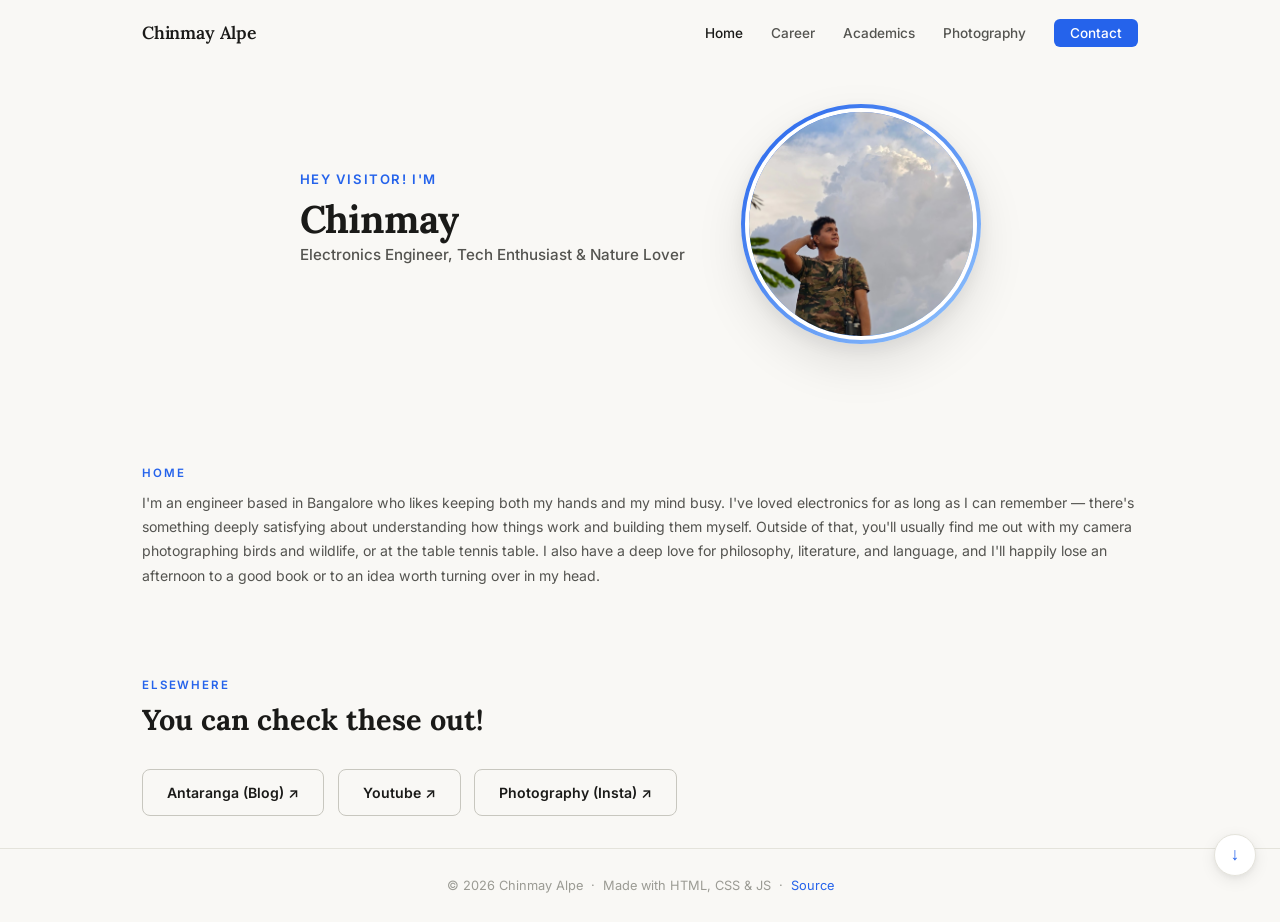
<file: index.html>
<!DOCTYPE html>
<html lang="en">
<head>
  <meta charset="UTF-8" />
  <meta name="viewport" content="width=device-width, initial-scale=1.0" />
  <meta name="description" content="Chinmay Alpe — Research Engineer, writer, photographer, and bird-watcher." />
  <title>Chinmay Alpe</title>
  <link rel="preconnect" href="https://fonts.googleapis.com" />
  <link rel="preconnect" href="https://fonts.gstatic.com" crossorigin />
  <link href="https://fonts.googleapis.com/css2?family=Lora:ital,wght@0,400;0,500;0,600;0,700;1,400;1,500&family=Inter:wght@300;400;500;600&display=swap" rel="stylesheet" />
  <link rel="stylesheet" href="styles.css" />
</head>
<body>

  <!-- NAV -->
  <nav class="nav" id="nav">
    <div class="nav-container">
      <a href="#hero" class="nav-logo">Chinmay Alpe</a>
      <ul class="nav-links" id="navLinks">
        <li><a href="#home">Home</a></li>
        <li><a href="career.html">Career</a></li>
        <li><a href="academics.html">Academics</a></li>
        <li><a href="photography.html">Photography</a></li>
        <li><a href="contact.html" class="nav-cta">Contact</a></li>
      </ul>
      <button class="nav-toggle" id="navToggle" aria-label="Toggle navigation">
        <span></span>
        <span></span>
        <span></span>
      </button>
    </div>
  </nav>

  <!-- HERO -->
  <section id="hero" class="section-hero">
    <div class="container">
      <div class="hero-inner">

        <div class="hero-text">
          <p class="hero-greeting">Hey Visitor! I'm</p>
          <h1 class="hero-name">Chinmay</h1>
          <p class="hero-tagline">Electronics Engineer, Tech Enthusiast &amp; Nature Lover</p>
        </div>

        <div class="hero-visual">
          <div class="hero-photo-ring">
            <img src="assets/profile.jpg" alt="Chinmay Alpe" class="hero-photo" />
          </div>
        </div>

      </div>
    </div>
  </section>

  <!-- HOME -->
  <section id="home" class="section section-slim">
    <div class="container">
      <div class="section-label">Home</div>
      <div class="about-text">
        <p>I'm an engineer based in Bangalore who likes keeping both my hands and my mind busy. I've loved electronics for as long as I can remember — there's something deeply satisfying about understanding how things work and building them myself. Outside of that, you'll usually find me out with my camera photographing birds and wildlife, or at the table tennis table. I also have a deep love for philosophy, literature, and language, and I'll happily lose an afternoon to a good book or to an idea worth turning over in my head.</p>
      </div>
    </div>
  </section>

  <!-- ELSEWHERE -->
  <section id="elsewhere" class="section section-slim">
    <div class="container">
      <div class="section-label">Elsewhere</div>
      <h2 class="subsection-title">You can check these out!</h2>
      <div class="external-links">
        <a href="https://chinmayantaranga.blogspot.com/" target="_blank" rel="noopener noreferrer" class="btn btn-outline">Antaranga (Blog) ↗</a>
        <a href="https://www.youtube.com/@chinmayalpe" target="_blank" rel="noopener noreferrer" class="btn btn-outline">Youtube ↗</a>
        <a href="https://www.instagram.com/chinmay.frames/" target="_blank" rel="noopener noreferrer" class="btn btn-outline">Photography (Insta) ↗</a>
      </div>
    </div>
  </section>

  <!-- FOOTER -->
  <footer class="footer">
    <div class="container">
      <p>© 2026 Chinmay Alpe &nbsp;·&nbsp; Made with HTML, CSS &amp; JS &nbsp;·&nbsp; <a href="https://github.com/chinmayalpe/chinmayalpe.github.io" target="_blank" rel="noopener noreferrer">Source</a></p>
    </div>
  </footer>

  <script src="script.js"></script>
</body>
</html>
</file>
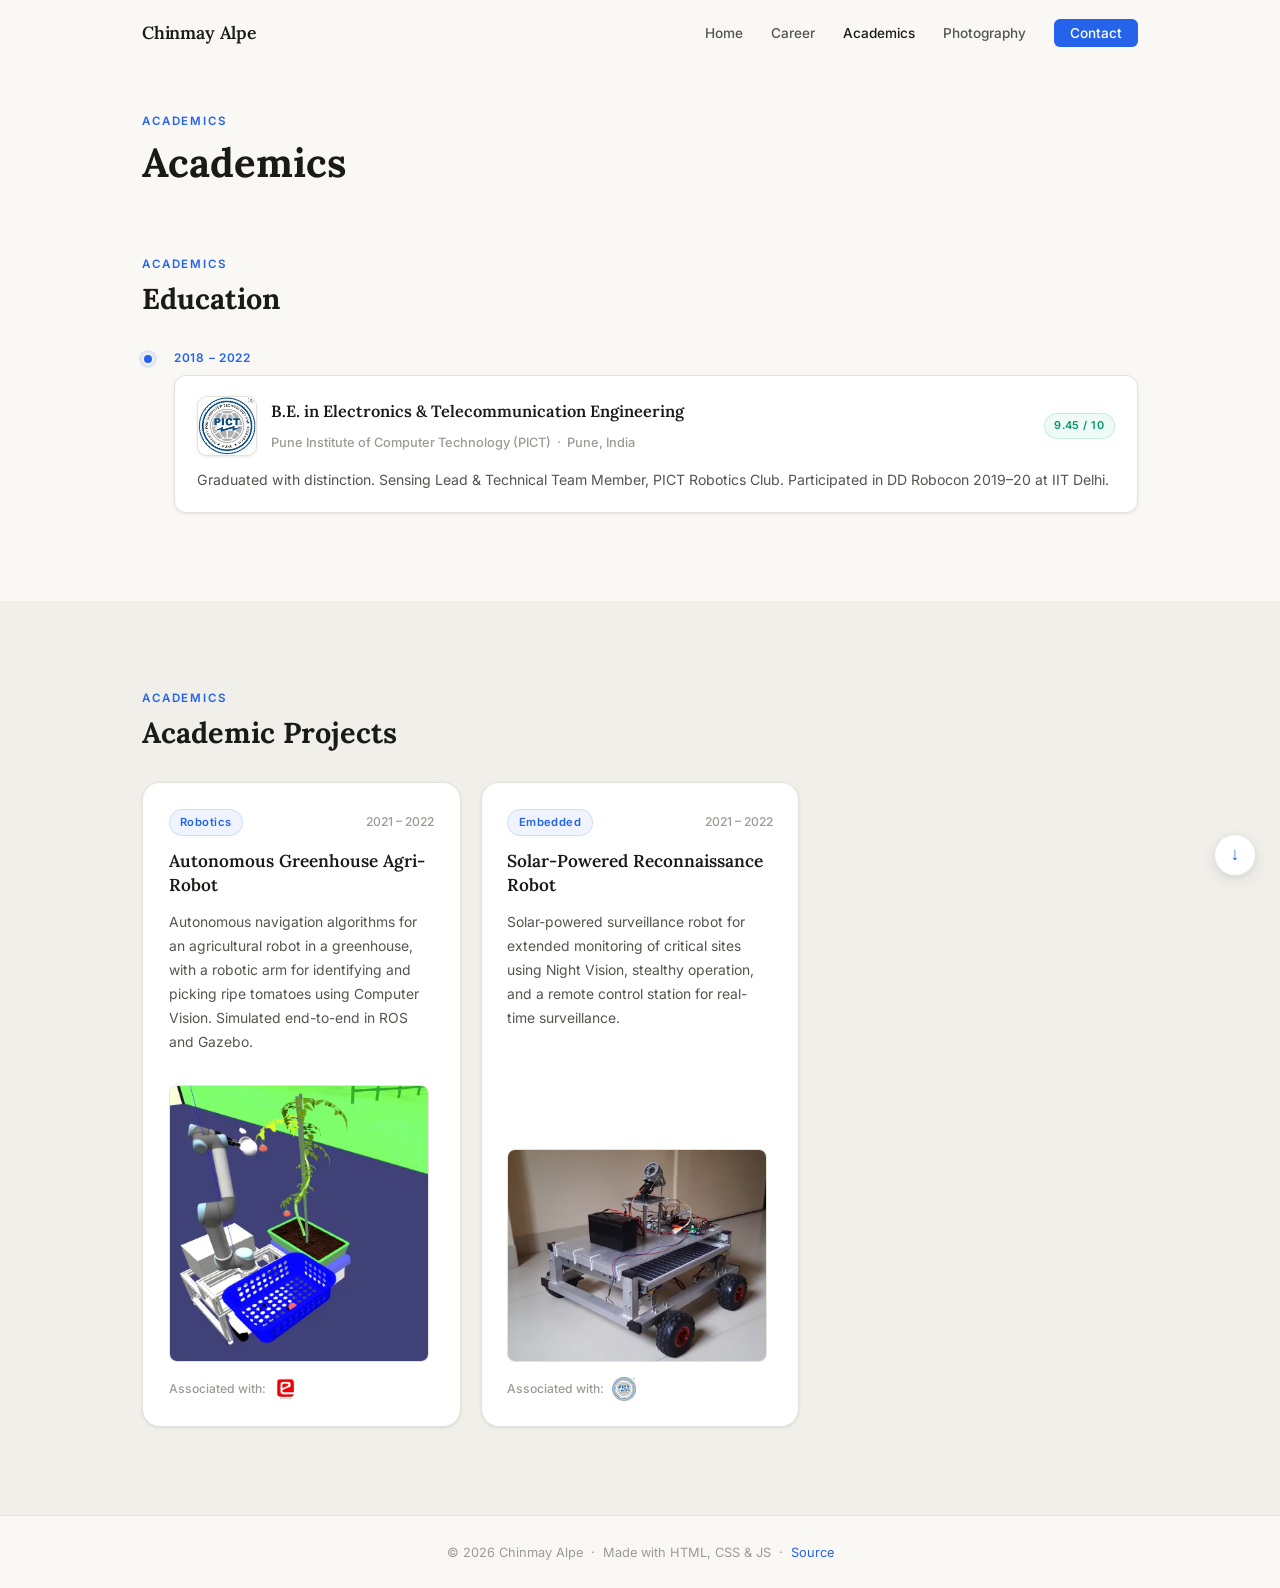
<file: academics.html>
<!DOCTYPE html>
<html lang="en">
<head>
  <meta charset="UTF-8" />
  <meta name="viewport" content="width=device-width, initial-scale=1.0" />
  <meta name="description" content="Academics — Chinmay Alpe" />
  <title>Academics — Chinmay Alpe</title>
  <link rel="preconnect" href="https://fonts.googleapis.com" />
  <link rel="preconnect" href="https://fonts.gstatic.com" crossorigin />
  <link href="https://fonts.googleapis.com/css2?family=Lora:ital,wght@0,400;0,500;0,600;0,700;1,400;1,500&family=Inter:wght@300;400;500;600&display=swap" rel="stylesheet" />
  <link rel="stylesheet" href="styles.css" />
</head>
<body>

  <!-- NAV -->
  <nav class="nav" id="nav">
    <div class="nav-container">
      <a href="index.html" class="nav-logo">Chinmay Alpe</a>
      <ul class="nav-links" id="navLinks">
        <li><a href="index.html#home">Home</a></li>
        <li><a href="career.html">Career</a></li>
        <li><a href="academics.html" class="active">Academics</a></li>
        <li><a href="photography.html">Photography</a></li>
        <li><a href="contact.html" class="nav-cta">Contact</a></li>
      </ul>
      <button class="nav-toggle" id="navToggle" aria-label="Toggle navigation">
        <span></span>
        <span></span>
        <span></span>
      </button>
    </div>
  </nav>

  <!-- PAGE HEADER -->
  <section class="page-header">
    <div class="container">
      <div class="section-label">Academics</div>
      <h1 class="section-title">Academics</h1>
    </div>
  </section>

  <!-- EDUCATION -->
  <section id="education" class="section section-first">
    <div class="container">
      <div class="section-label">Academics</div>
      <h2 class="subsection-title">Education</h2>
      <div class="timeline">

        <div class="timeline-item reveal">
          <div class="timeline-marker">
            <span class="timeline-dot"></span>
            <span class="timeline-line"></span>
          </div>
          <div class="timeline-body">
            <div class="timeline-year">2018 – 2022</div>
            <div class="timeline-card">
              <div class="exp-header">
                <img src="assets/logos/pict.jpg" alt="PICT Pune" class="exp-logo" />
                <div>
                  <h3>B.E. in Electronics &amp; Telecommunication Engineering</h3>
                  <span class="exp-org">Pune Institute of Computer Technology (PICT) &nbsp;·&nbsp; Pune, India</span>
                </div>
                <span class="exp-badge exp-badge-edu">9.45 / 10</span>
              </div>
              <p class="exp-note">Graduated with distinction. Sensing Lead &amp; Technical Team Member, PICT Robotics Club. Participated in DD Robocon 2019–20 at IIT Delhi.</p>
            </div>
          </div>
        </div>

      </div>
    </div>
  </section>

  <!-- ACADEMIC PROJECTS -->
  <section id="academic-projects" class="section section-alt">
    <div class="container">
      <div class="section-label">Academics</div>
      <h2 class="subsection-title">Academic Projects</h2>
      <div class="projects-grid">

        <div class="project-card reveal">
          <div class="project-header">
            <span class="project-badge">Robotics</span>
            <span class="project-year">2021 – 2022</span>
          </div>
          <h3 class="project-title">Autonomous Greenhouse Agri-Robot</h3>
          <p class="project-desc">Autonomous navigation algorithms for an agricultural robot in a greenhouse, with a robotic arm for identifying and picking ripe tomatoes using Computer Vision. Simulated end-to-end in ROS and Gazebo.</p>
          <div class="exp-photo">
            <img src="assets/projects/eyantra-project.png" alt="Gazebo simulation of the greenhouse agri-robot picking a tomato" loading="lazy" />
          </div>
          <div class="project-assoc">
            <span class="project-assoc-label">Associated with:</span>
            <img src="assets/logos/eyantra.jpg" alt="e-Yantra" class="project-assoc-logo" />
          </div>
        </div>

        <div class="project-card reveal">
          <div class="project-header">
            <span class="project-badge">Embedded</span>
            <span class="project-year">2021 – 2022</span>
          </div>
          <h3 class="project-title">Solar-Powered Reconnaissance Robot</h3>
          <p class="project-desc">Solar-powered surveillance robot for extended monitoring of critical sites using Night Vision, stealthy operation, and a remote control station for real-time surveillance.</p>
          <div class="exp-photo">
            <img src="assets/projects/solar-robot.png" alt="Solar-powered reconnaissance robot" loading="lazy" />
          </div>
          <div class="project-assoc">
            <span class="project-assoc-label">Associated with:</span>
            <img src="assets/logos/pict.jpg" alt="PICT Pune" class="project-assoc-logo" />
          </div>
        </div>

      </div>
    </div>
  </section>

  <!-- FOOTER -->
  <footer class="footer">
    <div class="container">
      <p>© 2026 Chinmay Alpe &nbsp;·&nbsp; Made with HTML, CSS &amp; JS &nbsp;·&nbsp; <a href="https://github.com/chinmayalpe/chinmayalpe.github.io" target="_blank" rel="noopener noreferrer">Source</a></p>
    </div>
  </footer>

  <script src="script.js"></script>
</body>
</html>
</file>
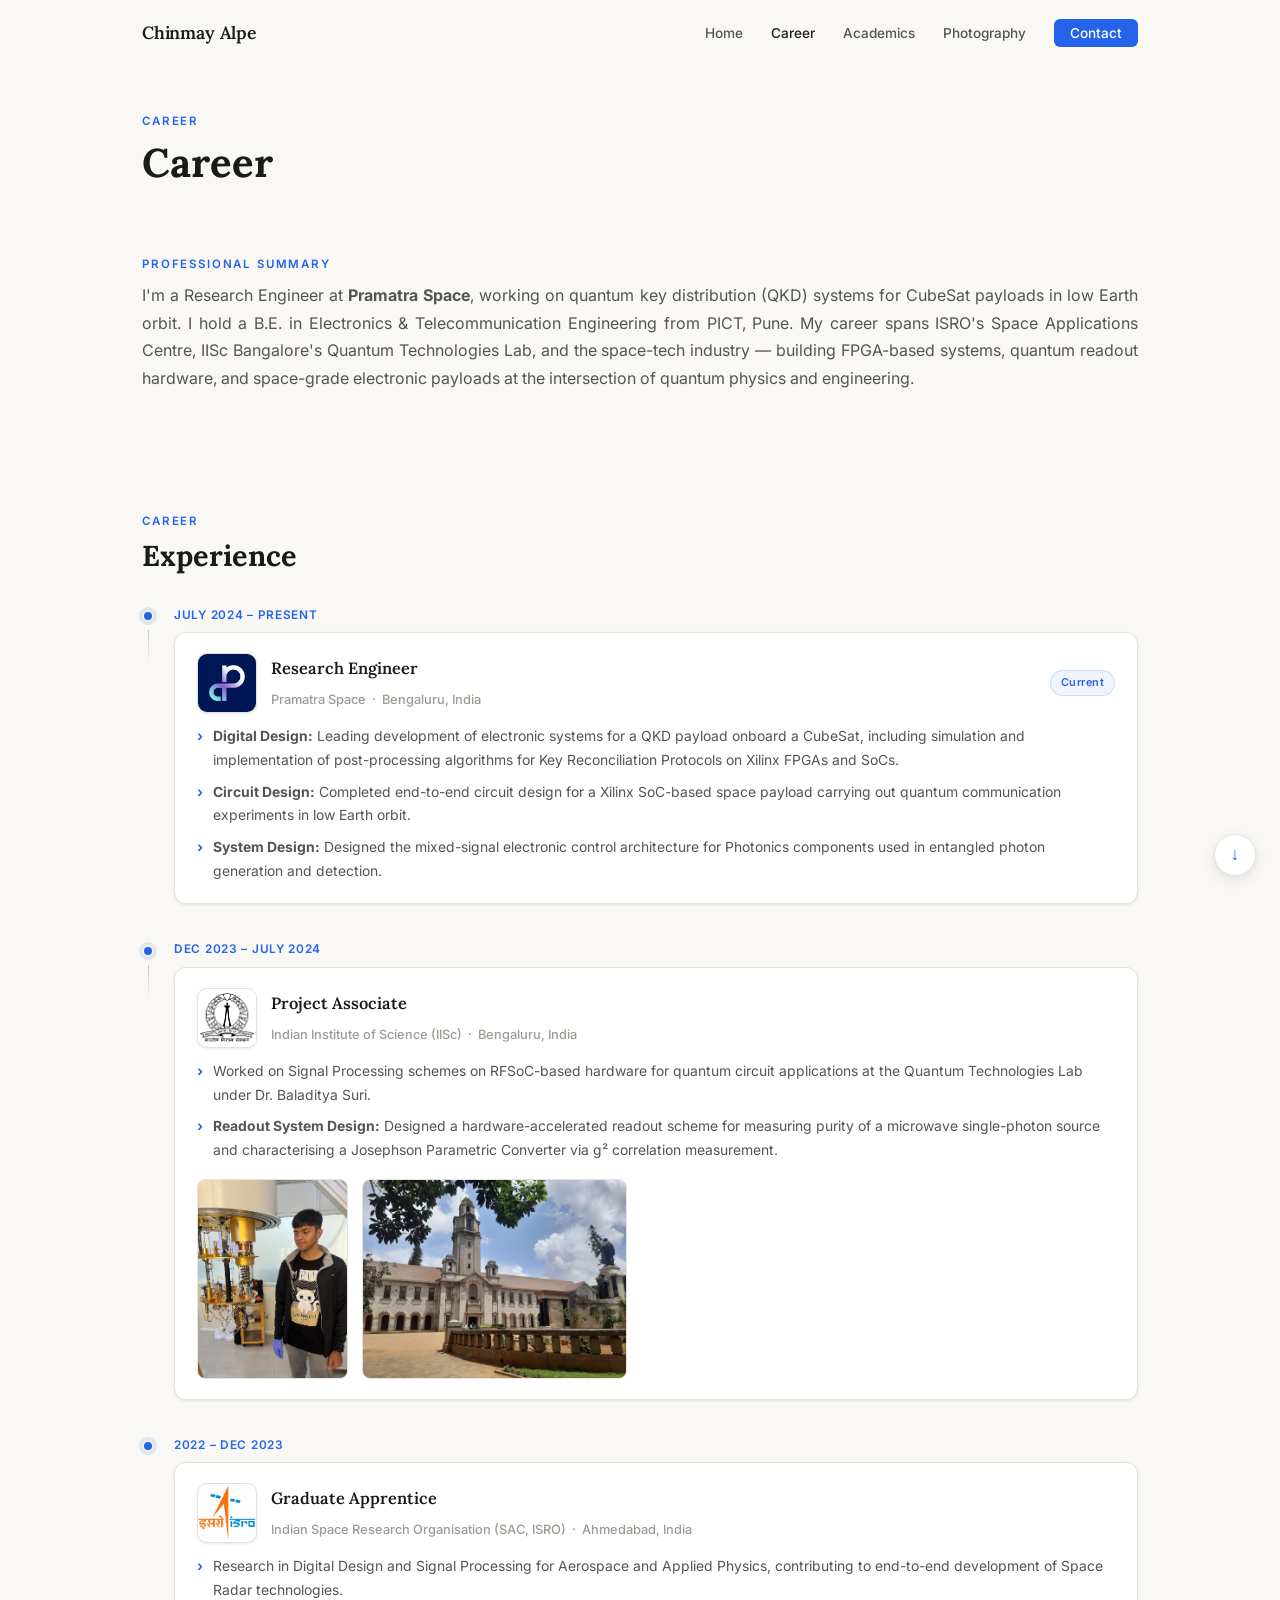
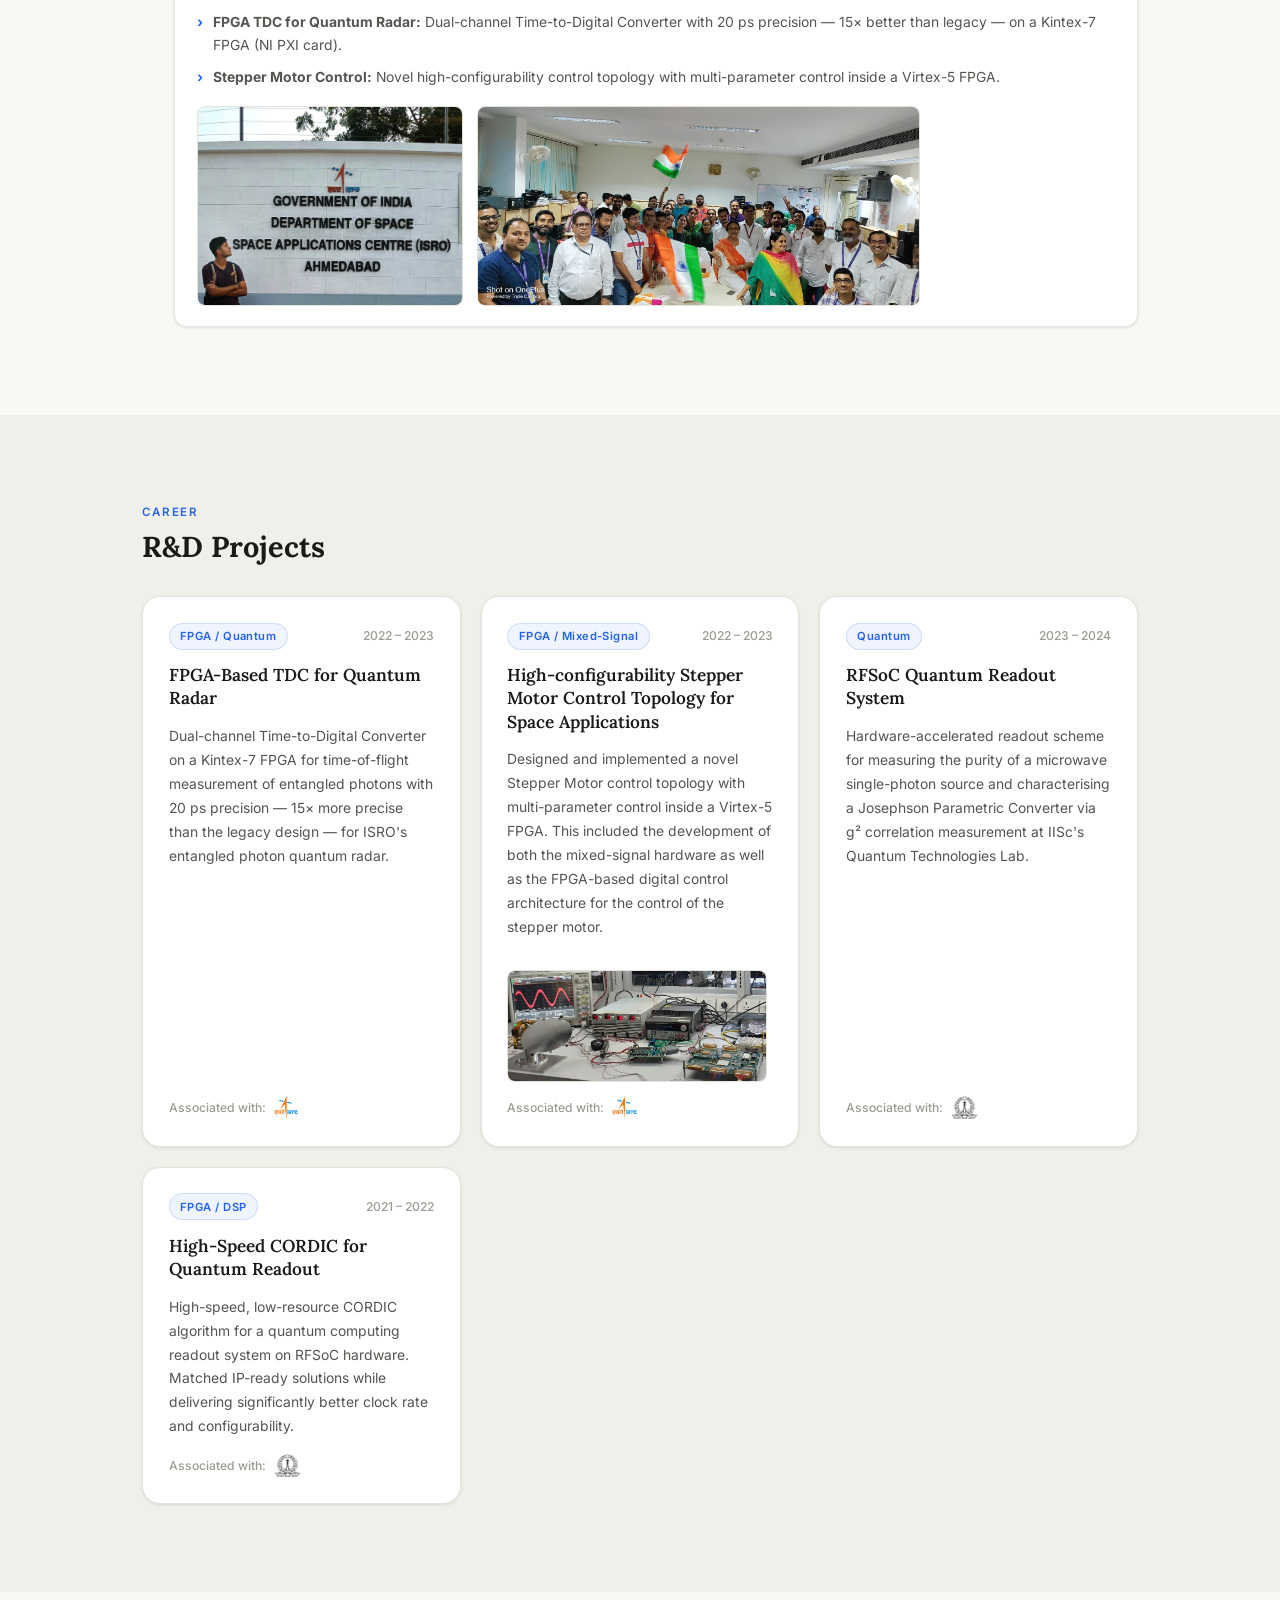
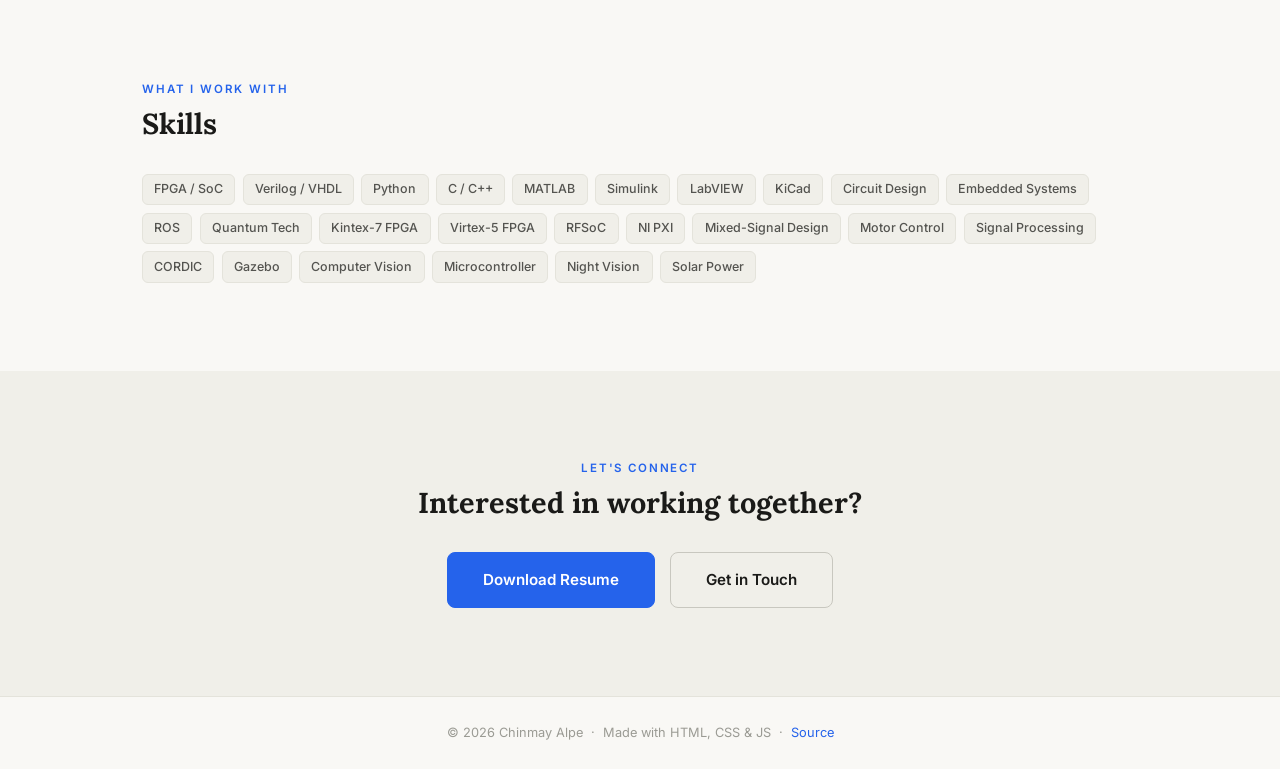
<file: career.html>
<!DOCTYPE html>
<html lang="en">
<head>
  <meta charset="UTF-8" />
  <meta name="viewport" content="width=device-width, initial-scale=1.0" />
  <meta name="description" content="Career — Chinmay Alpe" />
  <title>Career — Chinmay Alpe</title>
  <link rel="preconnect" href="https://fonts.googleapis.com" />
  <link rel="preconnect" href="https://fonts.gstatic.com" crossorigin />
  <link href="https://fonts.googleapis.com/css2?family=Lora:ital,wght@0,400;0,500;0,600;0,700;1,400;1,500&family=Inter:wght@300;400;500;600&display=swap" rel="stylesheet" />
  <link rel="stylesheet" href="styles.css" />
</head>
<body>

  <!-- NAV -->
  <nav class="nav" id="nav">
    <div class="nav-container">
      <a href="index.html" class="nav-logo">Chinmay Alpe</a>
      <ul class="nav-links" id="navLinks">
        <li><a href="index.html#home">Home</a></li>
        <li><a href="career.html" class="active">Career</a></li>
        <li><a href="academics.html">Academics</a></li>
        <li><a href="photography.html">Photography</a></li>
        <li><a href="contact.html" class="nav-cta">Contact</a></li>
      </ul>
      <button class="nav-toggle" id="navToggle" aria-label="Toggle navigation">
        <span></span>
        <span></span>
        <span></span>
      </button>
    </div>
  </nav>

  <!-- PAGE HEADER -->
  <section class="page-header">
    <div class="container">
      <div class="section-label">Career</div>
      <h1 class="section-title">Career</h1>
    </div>
  </section>

  <!-- PROFESSIONAL SUMMARY -->
  <section id="summary" class="section section-first section-slim">
    <div class="container">
      <div class="section-label">Professional Summary</div>
      <div class="about-text">
        <p>I'm a Research Engineer at <strong>Pramatra Space</strong>, working on quantum key distribution (QKD) systems for CubeSat payloads in low Earth orbit. I hold a B.E. in Electronics &amp; Telecommunication Engineering from PICT, Pune.
        My career spans ISRO's Space Applications Centre, IISc Bangalore's Quantum Technologies Lab, and the space-tech industry — building FPGA-based systems, quantum readout hardware, and space-grade electronic payloads at the intersection of quantum physics and engineering.</p>
      </div>
    </div>
  </section>

  <!-- EXPERIENCE -->
  <section id="experience" class="section">
    <div class="container">
      <div class="section-label">Career</div>
      <h2 class="subsection-title">Experience</h2>
      <div class="timeline">

        <div class="timeline-item reveal">
          <div class="timeline-marker">
            <span class="timeline-dot"></span>
            <span class="timeline-line"></span>
          </div>
          <div class="timeline-body">
            <div class="timeline-year">July 2024 – Present</div>
            <div class="timeline-card">
              <div class="exp-header">
                <img src="assets/logos/pramatra.jpg" alt="Pramatra Space" class="exp-logo" />
                <div>
                  <h3>Research Engineer</h3>
                  <span class="exp-org">Pramatra Space &nbsp;·&nbsp; Bengaluru, India</span>
                </div>
                <span class="exp-badge">Current</span>
              </div>
              <ul class="exp-list">
                <li><strong>Digital Design:</strong> Leading development of electronic systems for a QKD payload onboard a CubeSat, including simulation and implementation of post-processing algorithms for Key Reconciliation Protocols on Xilinx FPGAs and SoCs.</li>
                <li><strong>Circuit Design:</strong> Completed end-to-end circuit design for a Xilinx SoC-based space payload carrying out quantum communication experiments in low Earth orbit.</li>
                <li><strong>System Design:</strong> Designed the mixed-signal electronic control architecture for Photonics components used in entangled photon generation and detection.</li>
              </ul>
            </div>
          </div>
        </div>

        <div class="timeline-item reveal">
          <div class="timeline-marker">
            <span class="timeline-dot"></span>
            <span class="timeline-line"></span>
          </div>
          <div class="timeline-body">
            <div class="timeline-year">Dec 2023 – July 2024</div>
            <div class="timeline-card">
              <div class="exp-header">
                <img src="assets/logos/iisc.png" alt="IISc Bangalore" class="exp-logo" />
                <div>
                  <h3>Project Associate</h3>
                  <span class="exp-org">Indian Institute of Science (IISc) &nbsp;·&nbsp; Bengaluru, India</span>
                </div>
              </div>
              <ul class="exp-list">
                <li>Worked on Signal Processing schemes on RFSoC-based hardware for quantum circuit applications at the Quantum Technologies Lab under Dr. Baladitya Suri.</li>
                <li><strong>Readout System Design:</strong> Designed a hardware-accelerated readout scheme for measuring purity of a microwave single-photon source and characterising a Josephson Parametric Converter via g² correlation measurement.</li>
              </ul>
              <div class="exp-photo-group">
                <div class="exp-photo">
                  <img src="assets/experience/photo-2.jpg" alt="Chinmay at the Quantum Technologies Lab, IISc" loading="lazy" />
                </div>
                <div class="exp-photo">
                  <img src="assets/experience/iisc-main-bldg.jpg" alt="IISc Bangalore main building" loading="lazy" />
                </div>
              </div>
            </div>
          </div>
        </div>

        <div class="timeline-item reveal">
          <div class="timeline-marker">
            <span class="timeline-dot"></span>
            <span class="timeline-line"></span>
          </div>
          <div class="timeline-body">
            <div class="timeline-year">2022 – Dec 2023</div>
            <div class="timeline-card">
              <div class="exp-header">
                <img src="assets/logos/isro.png" alt="ISRO" class="exp-logo" />
                <div>
                  <h3>Graduate Apprentice</h3>
                  <span class="exp-org">Indian Space Research Organisation (SAC, ISRO) &nbsp;·&nbsp; Ahmedabad, India</span>
                </div>
              </div>
              <ul class="exp-list">
                <li>Research in Digital Design and Signal Processing for Aerospace and Applied Physics, contributing to end-to-end development of Space Radar technologies.</li>
                <li><strong>FPGA TDC for Quantum Radar:</strong> Dual-channel Time-to-Digital Converter with 20 ps precision — 15× better than legacy — on a Kintex-7 FPGA (NI PXI card).</li>
                <li><strong>Stepper Motor Control:</strong> Novel high-configurability control topology with multi-parameter control inside a Virtex-5 FPGA.</li>
              </ul>
              <div class="exp-photo-group">
                <div class="exp-photo">
                  <img src="assets/experience/photo-4.jpg" alt="Chinmay at the Space Applications Centre (ISRO), Ahmedabad" loading="lazy" />
                </div>
                <div class="exp-photo">
                  <img src="assets/experience/cy3-isro-landing.jpg" alt="Celebrating the Chandrayaan-3 Moon landing at ISRO SAC" loading="lazy" />
                </div>
              </div>
            </div>
          </div>
        </div>

      </div>
    </div>
  </section>

  <!-- R&D PROJECTS -->
  <section id="rd-projects" class="section section-alt">
    <div class="container">
      <div class="section-label">Career</div>
      <h2 class="subsection-title">R&amp;D Projects</h2>
      <div class="projects-grid">

        <div class="project-card reveal">
          <div class="project-header">
            <span class="project-badge">FPGA / Quantum</span>
            <span class="project-year">2022 – 2023</span>
          </div>
          <h3 class="project-title">FPGA-Based TDC for Quantum Radar</h3>
          <p class="project-desc">Dual-channel Time-to-Digital Converter on a Kintex-7 FPGA for time-of-flight measurement of entangled photons with 20 ps precision — 15× more precise than the legacy design — for ISRO's entangled photon quantum radar.</p>
          <div class="project-assoc">
            <span class="project-assoc-label">Associated with:</span>
            <img src="assets/logos/isro.png" alt="ISRO" class="project-assoc-logo" />
          </div>
        </div>

        <div class="project-card reveal">
          <div class="project-header">
            <span class="project-badge">FPGA / Mixed-Signal</span>
            <span class="project-year">2022 – 2023</span>
          </div>
          <h3 class="project-title">High-configurability Stepper Motor Control Topology for Space Applications</h3>
          <p class="project-desc">Designed and implemented a novel Stepper Motor control topology with multi-parameter control inside a Virtex-5 FPGA. This included the development of both the mixed-signal hardware as well as the FPGA-based digital control architecture for the control of the stepper motor.</p>
          <div class="exp-photo">
            <img src="assets/projects/photo-chinmay-isro-setup.png" alt="FPGA stepper motor control test setup at ISRO SAC" loading="lazy" />
          </div>
          <div class="project-assoc">
            <span class="project-assoc-label">Associated with:</span>
            <img src="assets/logos/isro.png" alt="ISRO" class="project-assoc-logo" />
          </div>
        </div>

        <div class="project-card reveal">
          <div class="project-header">
            <span class="project-badge">Quantum</span>
            <span class="project-year">2023 – 2024</span>
          </div>
          <h3 class="project-title">RFSoC Quantum Readout System</h3>
          <p class="project-desc">Hardware-accelerated readout scheme for measuring the purity of a microwave single-photon source and characterising a Josephson Parametric Converter via g² correlation measurement at IISc's Quantum Technologies Lab.</p>
          <div class="project-assoc">
            <span class="project-assoc-label">Associated with:</span>
            <img src="assets/logos/iisc.png" alt="IISc Bangalore" class="project-assoc-logo" />
          </div>
        </div>

        <div class="project-card reveal">
          <div class="project-header">
            <span class="project-badge">FPGA / DSP</span>
            <span class="project-year">2021 – 2022</span>
          </div>
          <h3 class="project-title">High-Speed CORDIC for Quantum Readout</h3>
          <p class="project-desc">High-speed, low-resource CORDIC algorithm for a quantum computing readout system on RFSoC hardware. Matched IP-ready solutions while delivering significantly better clock rate and configurability.</p>
          <div class="project-assoc">
            <span class="project-assoc-label">Associated with:</span>
            <img src="assets/logos/iisc.png" alt="IISc Bangalore" class="project-assoc-logo" />
          </div>
        </div>

      </div>
    </div>
  </section>

  <!-- SKILLS -->
  <section id="skills" class="section">
    <div class="container">
      <div class="section-label">What I Work With</div>
      <h2 class="subsection-title">Skills</h2>
      <div class="about-skills">
        <span class="skill-tag">FPGA / SoC</span>
        <span class="skill-tag">Verilog / VHDL</span>
        <span class="skill-tag">Python</span>
        <span class="skill-tag">C / C++</span>
        <span class="skill-tag">MATLAB</span>
        <span class="skill-tag">Simulink</span>
        <span class="skill-tag">LabVIEW</span>
        <span class="skill-tag">KiCad</span>
        <span class="skill-tag">Circuit Design</span>
        <span class="skill-tag">Embedded Systems</span>
        <span class="skill-tag">ROS</span>
        <span class="skill-tag">Quantum Tech</span>
        <span class="skill-tag">Kintex-7 FPGA</span>
        <span class="skill-tag">Virtex-5 FPGA</span>
        <span class="skill-tag">RFSoC</span>
        <span class="skill-tag">NI PXI</span>
        <span class="skill-tag">Mixed-Signal Design</span>
        <span class="skill-tag">Motor Control</span>
        <span class="skill-tag">Signal Processing</span>
        <span class="skill-tag">CORDIC</span>
        <span class="skill-tag">Gazebo</span>
        <span class="skill-tag">Computer Vision</span>
        <span class="skill-tag">Microcontroller</span>
        <span class="skill-tag">Night Vision</span>
        <span class="skill-tag">Solar Power</span>
      </div>
    </div>
  </section>

  <!-- CTA -->
  <section id="cta" class="section section-alt section-contact">
    <div class="container">
      <div class="section-label">Let's Connect</div>
      <h2 class="subsection-title">Interested in working together?</h2>
      <div class="work-cta">
        <a href="assets/Chinmay_Resume_2026.pdf" download class="btn btn-primary btn-large">Download Resume</a>
        <a href="contact.html" class="btn btn-outline btn-large">Get in Touch</a>
      </div>
    </div>
  </section>

  <!-- FOOTER -->
  <footer class="footer">
    <div class="container">
      <p>© 2026 Chinmay Alpe &nbsp;·&nbsp; Made with HTML, CSS &amp; JS &nbsp;·&nbsp; <a href="https://github.com/chinmayalpe/chinmayalpe.github.io" target="_blank" rel="noopener noreferrer">Source</a></p>
    </div>
  </footer>

  <script src="script.js"></script>
</body>
</html>
</file>
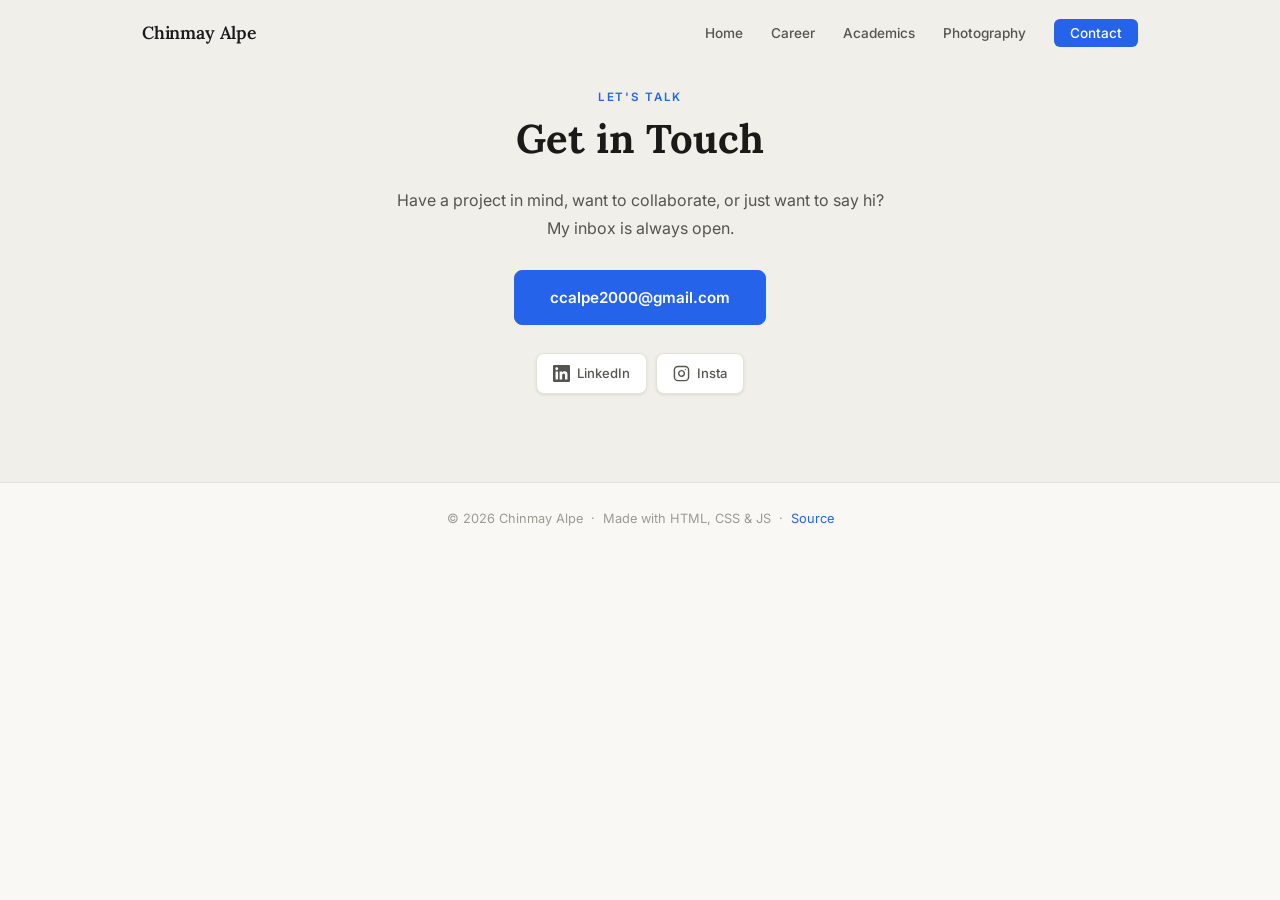
<file: contact.html>
<!DOCTYPE html>
<html lang="en">
<head>
  <meta charset="UTF-8" />
  <meta name="viewport" content="width=device-width, initial-scale=1.0" />
  <meta name="description" content="Contact — Chinmay Alpe" />
  <title>Contact — Chinmay Alpe</title>
  <link rel="preconnect" href="https://fonts.googleapis.com" />
  <link rel="preconnect" href="https://fonts.gstatic.com" crossorigin />
  <link href="https://fonts.googleapis.com/css2?family=Lora:ital,wght@0,400;0,500;0,600;0,700;1,400;1,500&family=Inter:wght@300;400;500;600&display=swap" rel="stylesheet" />
  <link rel="stylesheet" href="styles.css" />
</head>
<body>

  <!-- NAV -->
  <nav class="nav" id="nav">
    <div class="nav-container">
      <a href="index.html" class="nav-logo">Chinmay Alpe</a>
      <ul class="nav-links" id="navLinks">
        <li><a href="index.html#home">Home</a></li>
        <li><a href="career.html">Career</a></li>
        <li><a href="academics.html">Academics</a></li>
        <li><a href="photography.html">Photography</a></li>
        <li><a href="contact.html" class="nav-cta active">Contact</a></li>
      </ul>
      <button class="nav-toggle" id="navToggle" aria-label="Toggle navigation">
        <span></span>
        <span></span>
        <span></span>
      </button>
    </div>
  </nav>

  <!-- CONTACT -->
  <section id="contact" class="section section-alt section-contact">
    <div class="container">
      <div class="section-label">Let's Talk</div>
      <h1 class="section-title">Get in Touch</h1>
      <div class="contact-content">
        <p class="contact-desc">Have a project in mind, want to collaborate, or just want to say hi? My inbox is always open.</p>
        <a href="mailto:ccalpe2000@gmail.com" class="btn btn-primary btn-large">ccalpe2000@gmail.com</a>
        <div class="social-links">
          <a href="https://www.linkedin.com/in/chinmay-alpe/" target="_blank" rel="noopener noreferrer" class="social-link">
            <svg width="17" height="17" viewBox="0 0 24 24" fill="currentColor" aria-hidden="true"><path d="M20.447 20.452h-3.554v-5.569c0-1.328-.027-3.037-1.852-3.037-1.853 0-2.136 1.445-2.136 2.939v5.667H9.351V9h3.414v1.561h.046c.477-.9 1.637-1.85 3.37-1.85 3.601 0 4.267 2.37 4.267 5.455v6.286zM5.337 7.433a2.062 2.062 0 0 1-2.063-2.065 2.064 2.064 0 1 1 2.063 2.065zm1.782 13.019H3.555V9h3.564v11.452zM22.225 0H1.771C.792 0 0 .774 0 1.729v20.542C0 23.227.792 24 1.771 24h20.451C23.2 24 24 23.227 24 22.271V1.729C24 .774 23.2 0 22.222 0h.003z"/></svg>
            LinkedIn
          </a>
          <a href="https://www.instagram.com/chinmay.frames/" target="_blank" rel="noopener noreferrer" class="social-link">
            <svg width="17" height="17" viewBox="0 0 24 24" fill="none" stroke="currentColor" stroke-width="2" stroke-linecap="round" stroke-linejoin="round" aria-hidden="true"><rect x="2" y="2" width="20" height="20" rx="5" ry="5"/><path d="M16 11.37A4 4 0 1112.63 8 4 4 0 0116 11.37z"/><line x1="17.5" y1="6.5" x2="17.51" y2="6.5"/></svg>
            Insta
          </a>
        </div>
      </div>
    </div>
  </section>

  <!-- FOOTER -->
  <footer class="footer">
    <div class="container">
      <p>© 2026 Chinmay Alpe &nbsp;·&nbsp; Made with HTML, CSS &amp; JS &nbsp;·&nbsp; <a href="https://github.com/chinmayalpe/chinmayalpe.github.io" target="_blank" rel="noopener noreferrer">Source</a></p>
    </div>
  </footer>

  <script src="script.js"></script>
</body>
</html>
</file>
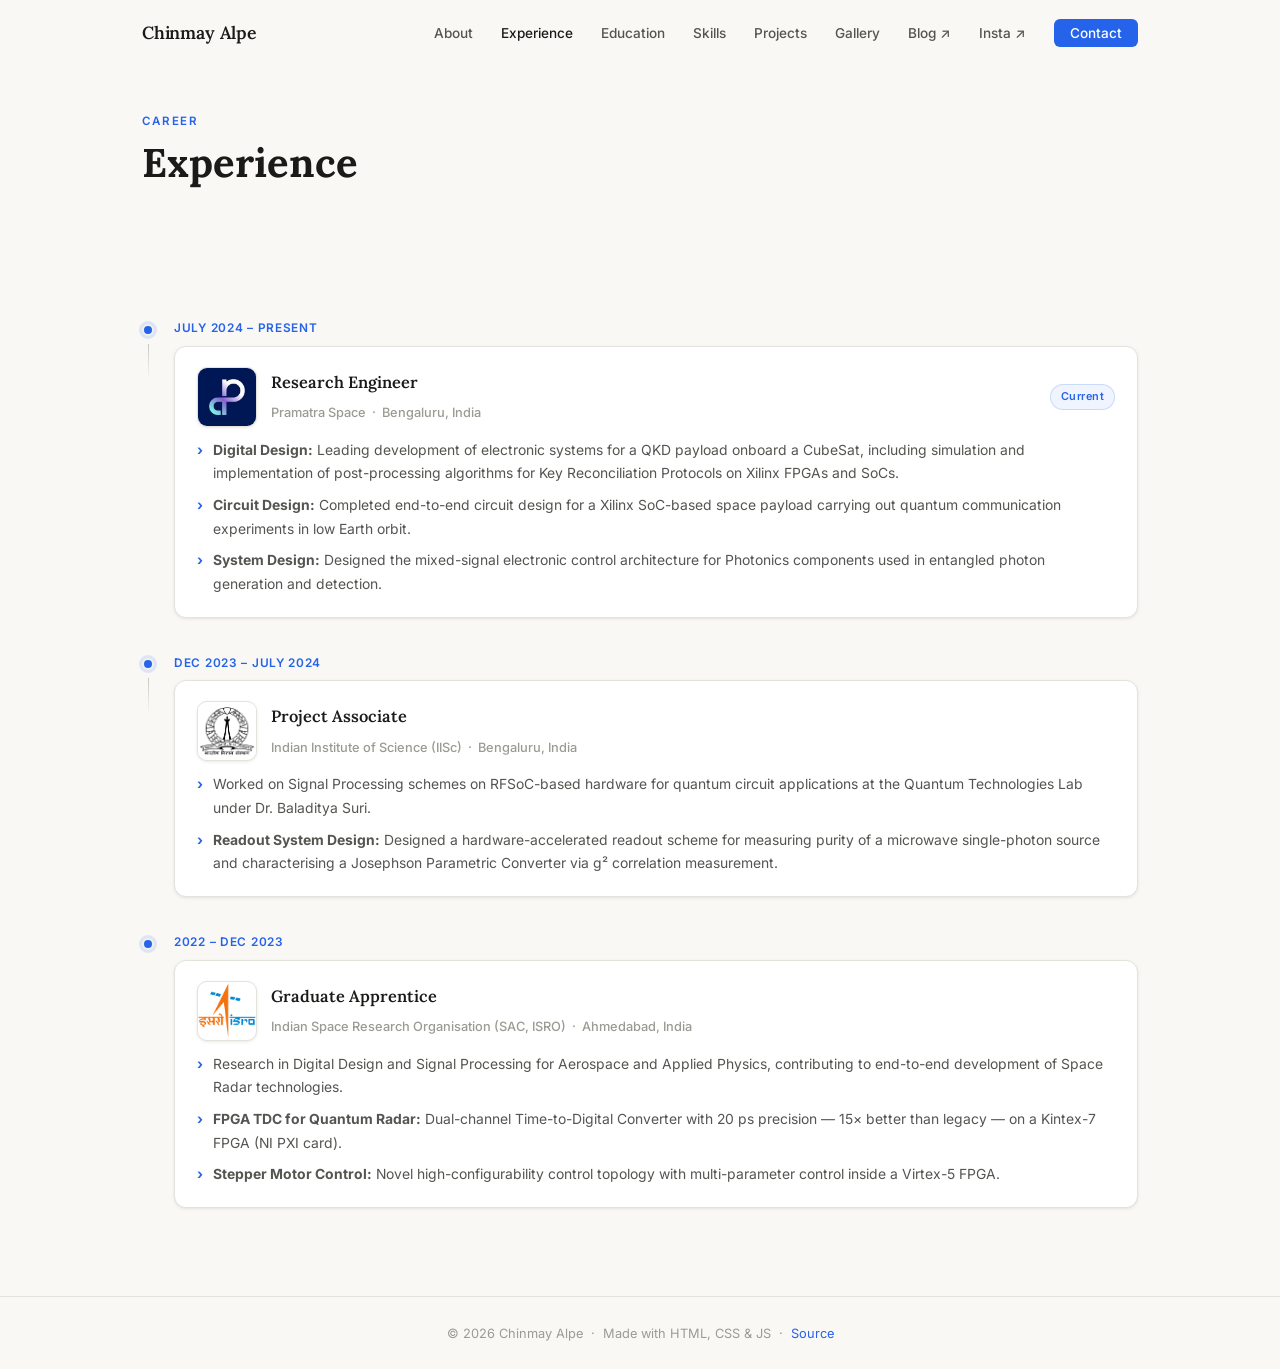
<file: experience.html>
<!DOCTYPE html>
<html lang="en">
<head>
  <meta charset="UTF-8" />
  <meta name="viewport" content="width=device-width, initial-scale=1.0" />
  <meta name="description" content="Experience — Chinmay Alpe" />
  <title>Experience — Chinmay Alpe</title>
  <link rel="preconnect" href="https://fonts.googleapis.com" />
  <link rel="preconnect" href="https://fonts.gstatic.com" crossorigin />
  <link href="https://fonts.googleapis.com/css2?family=Lora:ital,wght@0,400;0,500;0,600;0,700;1,400;1,500&family=Inter:wght@300;400;500;600&display=swap" rel="stylesheet" />
  <link rel="stylesheet" href="styles.css" />
</head>
<body>

  <!-- NAV -->
  <nav class="nav" id="nav">
    <div class="nav-container">
      <a href="index.html" class="nav-logo">Chinmay Alpe</a>
      <ul class="nav-links" id="navLinks">
        <li><a href="index.html#about">About</a></li>
        <li><a href="experience.html" class="active">Experience</a></li>
        <li><a href="education.html">Education</a></li>
        <li><a href="skills.html">Skills</a></li>
        <li><a href="projects.html">Projects</a></li>
        <li><a href="gallery.html">Gallery</a></li>
        <li><a href="https://chinmayantaranga.blogspot.com/" target="_blank" rel="noopener noreferrer">Blog ↗</a></li>
        <li><a href="https://www.instagram.com/chinmay.frames/" target="_blank" rel="noopener noreferrer">Insta ↗</a></li>
        <li><a href="contact.html" class="nav-cta">Contact</a></li>
      </ul>
      <button class="nav-toggle" id="navToggle" aria-label="Toggle navigation">
        <span></span>
        <span></span>
        <span></span>
      </button>
    </div>
  </nav>

  <!-- PAGE HEADER -->
  <section class="page-header">
    <div class="container">
      <div class="section-label">Career</div>
      <h1 class="section-title">Experience</h1>
    </div>
  </section>

  <!-- EXPERIENCE -->
  <section id="experience" class="section">
    <div class="container">
      <div class="timeline">

        <div class="timeline-item reveal">
          <div class="timeline-marker">
            <span class="timeline-dot"></span>
            <span class="timeline-line"></span>
          </div>
          <div class="timeline-body">
            <div class="timeline-year">July 2024 – Present</div>
            <div class="timeline-card">
              <div class="exp-header">
                <img src="assets/logos/pramatra.jpg" alt="Pramatra Space" class="exp-logo" />
                <div>
                  <h3>Research Engineer</h3>
                  <span class="exp-org">Pramatra Space &nbsp;·&nbsp; Bengaluru, India</span>
                </div>
                <span class="exp-badge">Current</span>
              </div>
              <ul class="exp-list">
                <li><strong>Digital Design:</strong> Leading development of electronic systems for a QKD payload onboard a CubeSat, including simulation and implementation of post-processing algorithms for Key Reconciliation Protocols on Xilinx FPGAs and SoCs.</li>
                <li><strong>Circuit Design:</strong> Completed end-to-end circuit design for a Xilinx SoC-based space payload carrying out quantum communication experiments in low Earth orbit.</li>
                <li><strong>System Design:</strong> Designed the mixed-signal electronic control architecture for Photonics components used in entangled photon generation and detection.</li>
              </ul>
            </div>
          </div>
        </div>

        <div class="timeline-item reveal">
          <div class="timeline-marker">
            <span class="timeline-dot"></span>
            <span class="timeline-line"></span>
          </div>
          <div class="timeline-body">
            <div class="timeline-year">Dec 2023 – July 2024</div>
            <div class="timeline-card">
              <div class="exp-header">
                <img src="assets/logos/iisc.png" alt="IISc Bangalore" class="exp-logo" />
                <div>
                  <h3>Project Associate</h3>
                  <span class="exp-org">Indian Institute of Science (IISc) &nbsp;·&nbsp; Bengaluru, India</span>
                </div>
              </div>
              <ul class="exp-list">
                <li>Worked on Signal Processing schemes on RFSoC-based hardware for quantum circuit applications at the Quantum Technologies Lab under Dr. Baladitya Suri.</li>
                <li><strong>Readout System Design:</strong> Designed a hardware-accelerated readout scheme for measuring purity of a microwave single-photon source and characterising a Josephson Parametric Converter via g² correlation measurement.</li>
              </ul>
            </div>
          </div>
        </div>

        <div class="timeline-item reveal">
          <div class="timeline-marker">
            <span class="timeline-dot"></span>
            <span class="timeline-line"></span>
          </div>
          <div class="timeline-body">
            <div class="timeline-year">2022 – Dec 2023</div>
            <div class="timeline-card">
              <div class="exp-header">
                <img src="assets/logos/isro.png" alt="ISRO" class="exp-logo" />
                <div>
                  <h3>Graduate Apprentice</h3>
                  <span class="exp-org">Indian Space Research Organisation (SAC, ISRO) &nbsp;·&nbsp; Ahmedabad, India</span>
                </div>
              </div>
              <ul class="exp-list">
                <li>Research in Digital Design and Signal Processing for Aerospace and Applied Physics, contributing to end-to-end development of Space Radar technologies.</li>
                <li><strong>FPGA TDC for Quantum Radar:</strong> Dual-channel Time-to-Digital Converter with 20 ps precision — 15× better than legacy — on a Kintex-7 FPGA (NI PXI card).</li>
                <li><strong>Stepper Motor Control:</strong> Novel high-configurability control topology with multi-parameter control inside a Virtex-5 FPGA.</li>
              </ul>
            </div>
          </div>
        </div>

      </div>
    </div>
  </section>

  <!-- FOOTER -->
  <footer class="footer">
    <div class="container">
      <p>© 2026 Chinmay Alpe &nbsp;·&nbsp; Made with HTML, CSS &amp; JS &nbsp;·&nbsp; <a href="https://github.com/chinmayalpe/chinmayalpe.github.io" target="_blank" rel="noopener noreferrer">Source</a></p>
    </div>
  </footer>

  <script src="script.js"></script>
</body>
</html>
</file>
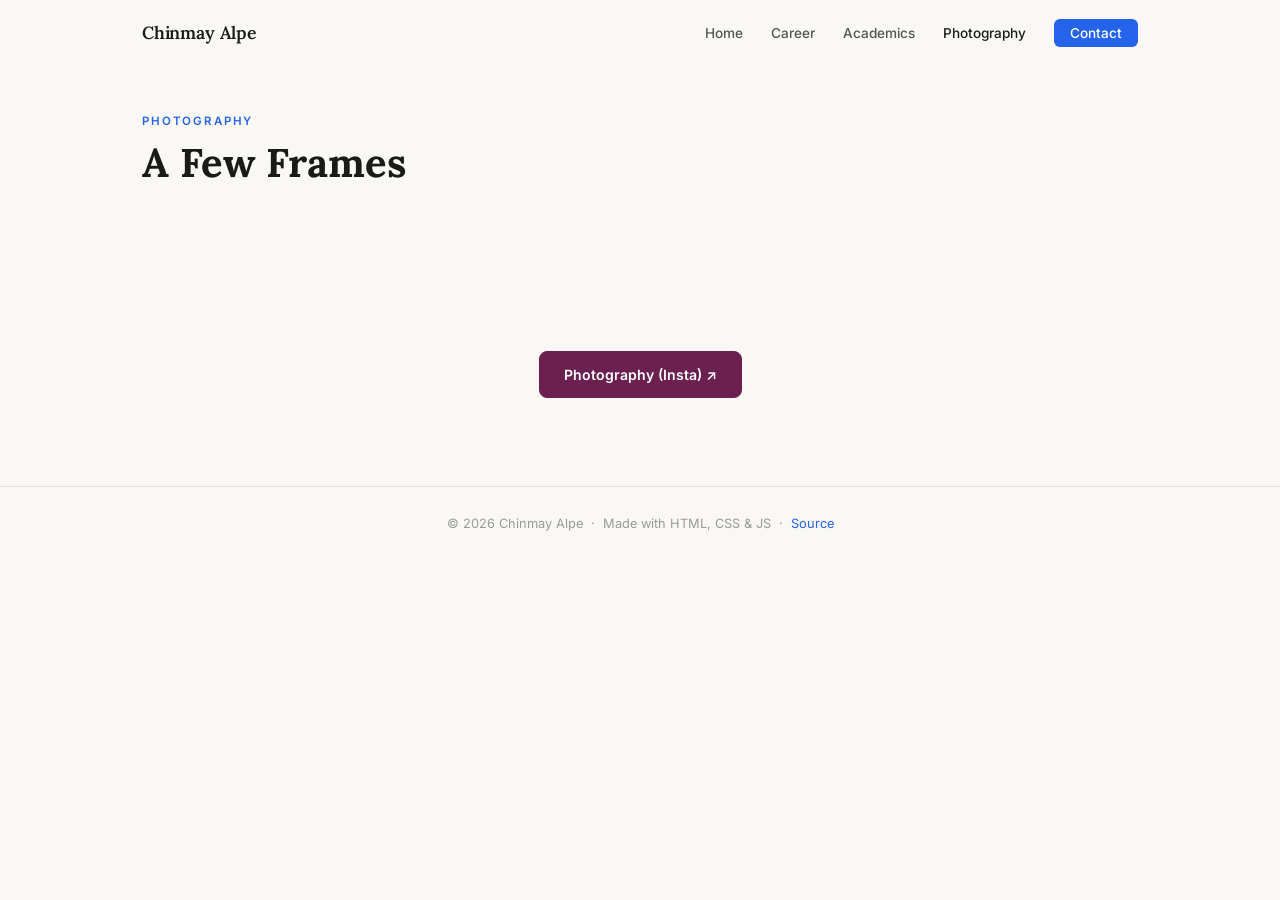
<file: photography.html>
<!DOCTYPE html>
<html lang="en">
<head>
  <meta charset="UTF-8" />
  <meta name="viewport" content="width=device-width, initial-scale=1.0" />
  <meta name="description" content="Photography — Chinmay Alpe" />
  <title>Photography — Chinmay Alpe</title>
  <link rel="preconnect" href="https://fonts.googleapis.com" />
  <link rel="preconnect" href="https://fonts.gstatic.com" crossorigin />
  <link href="https://fonts.googleapis.com/css2?family=Lora:ital,wght@0,400;0,500;0,600;0,700;1,400;1,500&family=Inter:wght@300;400;500;600&display=swap" rel="stylesheet" />
  <link rel="stylesheet" href="styles.css" />
</head>
<body>

  <!-- NAV -->
  <nav class="nav" id="nav">
    <div class="nav-container">
      <a href="index.html" class="nav-logo">Chinmay Alpe</a>
      <ul class="nav-links" id="navLinks">
        <li><a href="index.html#home">Home</a></li>
        <li><a href="career.html">Career</a></li>
        <li><a href="academics.html">Academics</a></li>
        <li><a href="photography.html" class="active">Photography</a></li>
        <li><a href="contact.html" class="nav-cta">Contact</a></li>
      </ul>
      <button class="nav-toggle" id="navToggle" aria-label="Toggle navigation">
        <span></span>
        <span></span>
        <span></span>
      </button>
    </div>
  </nav>

  <!-- PAGE HEADER -->
  <section class="page-header">
    <div class="container">
      <div class="section-label">Photography</div>
      <h1 class="section-title">A Few Frames</h1>
    </div>
  </section>

  <!-- INSTAGRAM FEED -->
  <section id="photography" class="section">
    <div class="container">
      <!-- Powered by Behold.so, pulling live from @chinmay.frames -->
      <script src="https://w.behold.so/widget.js" type="module"></script>
      <behold-widget feed-id="rPTWAahb9MymquczXWFD"></behold-widget>
      <div class="external-links external-links-center" style="margin-top: 2rem;">
        <a href="https://www.instagram.com/chinmay.frames/" target="_blank" rel="noopener noreferrer" class="btn btn-insta">Photography (Insta) ↗</a>
      </div>
    </div>
  </section>

  <!-- FOOTER -->
  <footer class="footer">
    <div class="container">
      <p>© 2026 Chinmay Alpe &nbsp;·&nbsp; Made with HTML, CSS &amp; JS &nbsp;·&nbsp; <a href="https://github.com/chinmayalpe/chinmayalpe.github.io" target="_blank" rel="noopener noreferrer">Source</a></p>
    </div>
  </footer>

  <script src="script.js"></script>
</body>
</html>
</file>
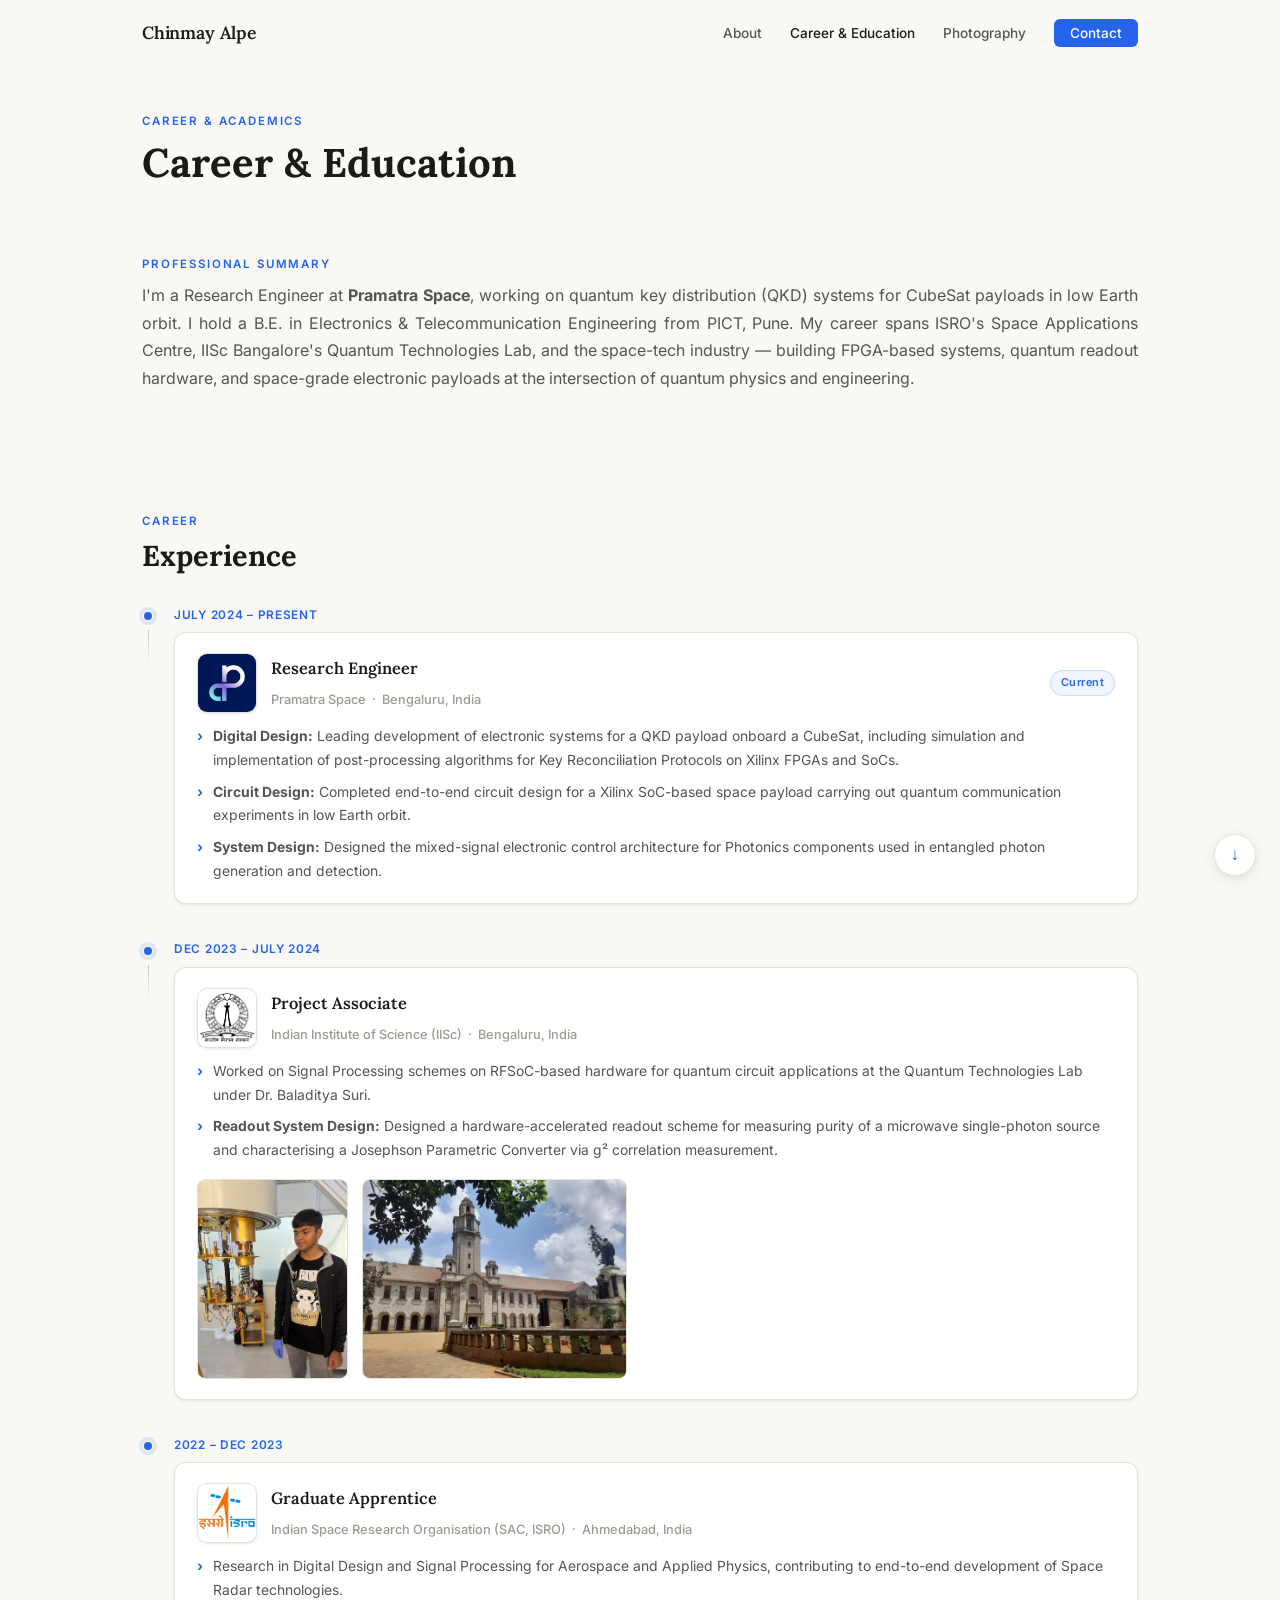
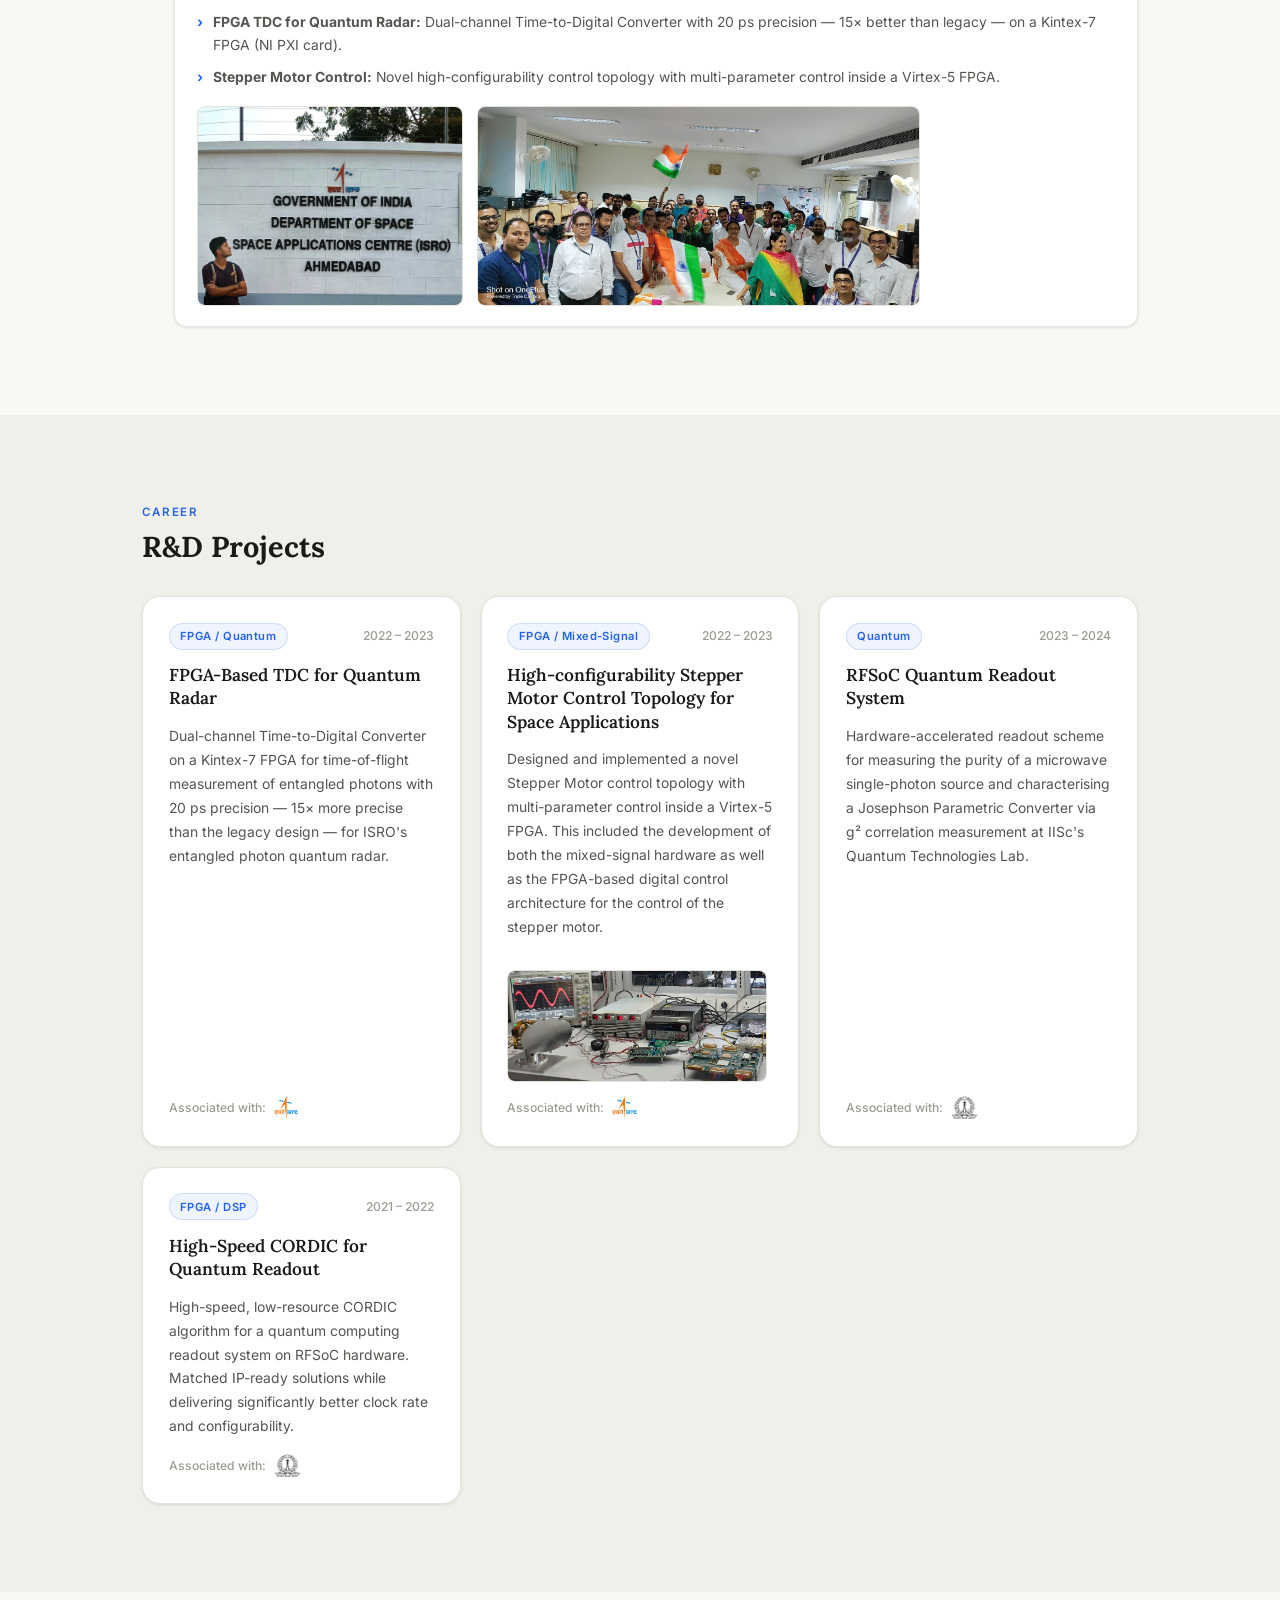
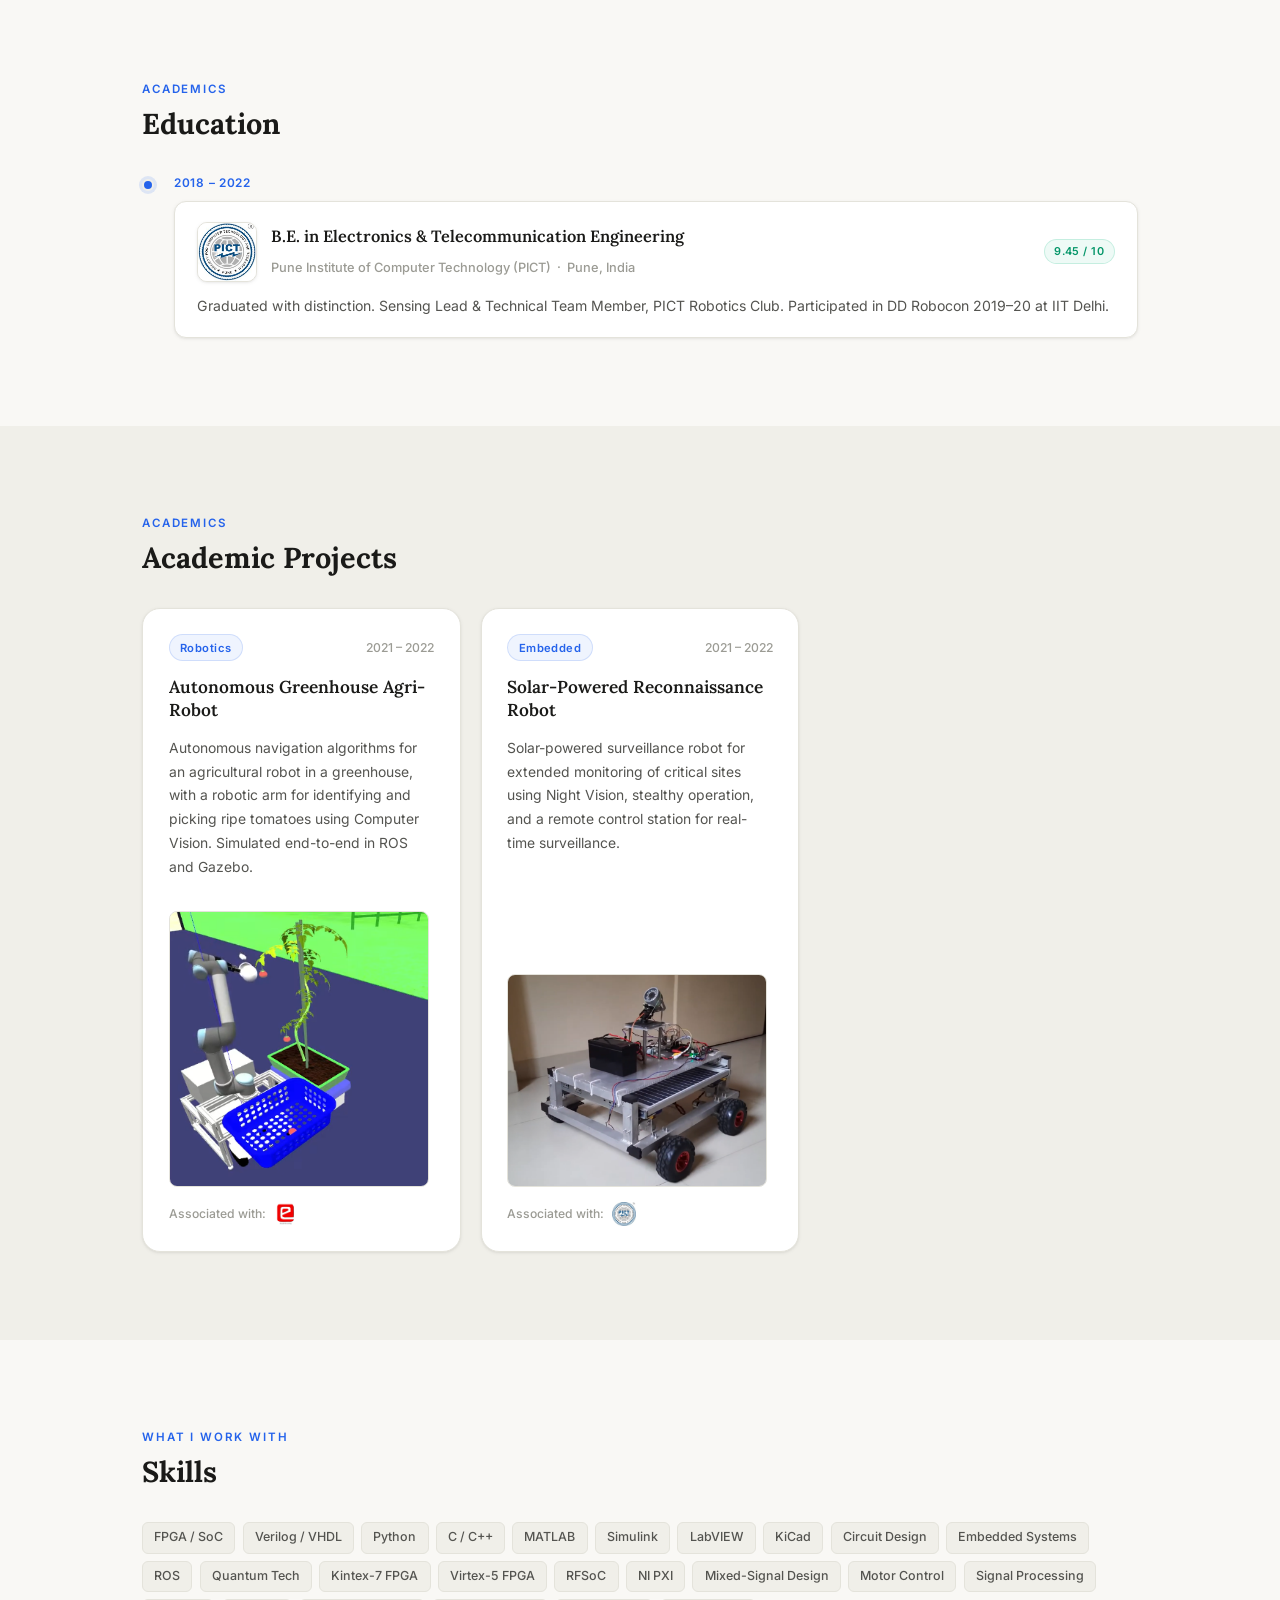
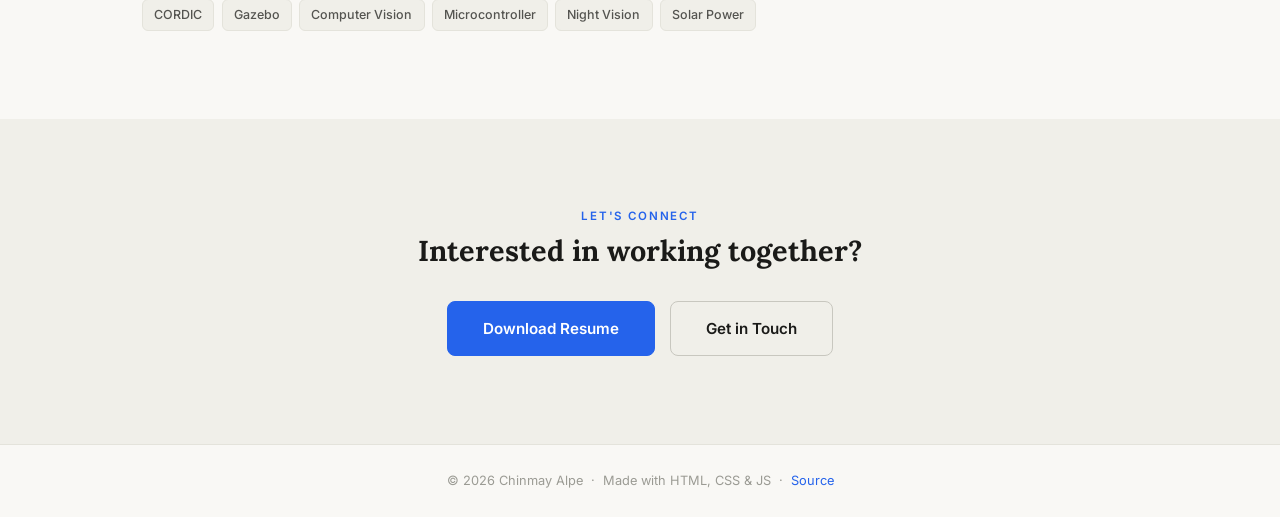
<file: work.html>
<!DOCTYPE html>
<html lang="en">
<head>
  <meta charset="UTF-8" />
  <meta name="viewport" content="width=device-width, initial-scale=1.0" />
  <meta name="description" content="Career &amp; Education — Chinmay Alpe" />
  <title>Career &amp; Education — Chinmay Alpe</title>
  <link rel="preconnect" href="https://fonts.googleapis.com" />
  <link rel="preconnect" href="https://fonts.gstatic.com" crossorigin />
  <link href="https://fonts.googleapis.com/css2?family=Lora:ital,wght@0,400;0,500;0,600;0,700;1,400;1,500&family=Inter:wght@300;400;500;600&display=swap" rel="stylesheet" />
  <link rel="stylesheet" href="styles.css" />
</head>
<body>

  <!-- NAV -->
  <nav class="nav" id="nav">
    <div class="nav-container">
      <a href="index.html" class="nav-logo">Chinmay Alpe</a>
      <ul class="nav-links" id="navLinks">
        <li><a href="index.html#about">About</a></li>
        <li><a href="work.html" class="active">Career &amp; Education</a></li>
        <li><a href="photography.html">Photography</a></li>
        <li><a href="contact.html" class="nav-cta">Contact</a></li>
      </ul>
      <button class="nav-toggle" id="navToggle" aria-label="Toggle navigation">
        <span></span>
        <span></span>
        <span></span>
      </button>
    </div>
  </nav>

  <!-- PAGE HEADER -->
  <section class="page-header">
    <div class="container">
      <div class="section-label">Career &amp; Academics</div>
      <h1 class="section-title">Career &amp; Education</h1>
    </div>
  </section>

  <!-- PROFESSIONAL SUMMARY -->
  <section id="summary" class="section section-first section-slim">
    <div class="container">
      <div class="section-label">Professional Summary</div>
      <div class="about-text">
        <p>I'm a Research Engineer at <strong>Pramatra Space</strong>, working on quantum key distribution (QKD) systems for CubeSat payloads in low Earth orbit. I hold a B.E. in Electronics &amp; Telecommunication Engineering from PICT, Pune.
        My career spans ISRO's Space Applications Centre, IISc Bangalore's Quantum Technologies Lab, and the space-tech industry — building FPGA-based systems, quantum readout hardware, and space-grade electronic payloads at the intersection of quantum physics and engineering.</p>
      </div>
    </div>
  </section>

  <!-- EXPERIENCE -->
  <section id="experience" class="section">
    <div class="container">
      <div class="section-label">Career</div>
      <h2 class="subsection-title">Experience</h2>
      <div class="timeline">

        <div class="timeline-item reveal">
          <div class="timeline-marker">
            <span class="timeline-dot"></span>
            <span class="timeline-line"></span>
          </div>
          <div class="timeline-body">
            <div class="timeline-year">July 2024 – Present</div>
            <div class="timeline-card">
              <div class="exp-header">
                <img src="assets/logos/pramatra.jpg" alt="Pramatra Space" class="exp-logo" />
                <div>
                  <h3>Research Engineer</h3>
                  <span class="exp-org">Pramatra Space &nbsp;·&nbsp; Bengaluru, India</span>
                </div>
                <span class="exp-badge">Current</span>
              </div>
              <ul class="exp-list">
                <li><strong>Digital Design:</strong> Leading development of electronic systems for a QKD payload onboard a CubeSat, including simulation and implementation of post-processing algorithms for Key Reconciliation Protocols on Xilinx FPGAs and SoCs.</li>
                <li><strong>Circuit Design:</strong> Completed end-to-end circuit design for a Xilinx SoC-based space payload carrying out quantum communication experiments in low Earth orbit.</li>
                <li><strong>System Design:</strong> Designed the mixed-signal electronic control architecture for Photonics components used in entangled photon generation and detection.</li>
              </ul>
            </div>
          </div>
        </div>

        <div class="timeline-item reveal">
          <div class="timeline-marker">
            <span class="timeline-dot"></span>
            <span class="timeline-line"></span>
          </div>
          <div class="timeline-body">
            <div class="timeline-year">Dec 2023 – July 2024</div>
            <div class="timeline-card">
              <div class="exp-header">
                <img src="assets/logos/iisc.png" alt="IISc Bangalore" class="exp-logo" />
                <div>
                  <h3>Project Associate</h3>
                  <span class="exp-org">Indian Institute of Science (IISc) &nbsp;·&nbsp; Bengaluru, India</span>
                </div>
              </div>
              <ul class="exp-list">
                <li>Worked on Signal Processing schemes on RFSoC-based hardware for quantum circuit applications at the Quantum Technologies Lab under Dr. Baladitya Suri.</li>
                <li><strong>Readout System Design:</strong> Designed a hardware-accelerated readout scheme for measuring purity of a microwave single-photon source and characterising a Josephson Parametric Converter via g² correlation measurement.</li>
              </ul>
              <div class="exp-photo-group">
                <div class="exp-photo">
                  <img src="assets/experience/photo-2.jpg" alt="Chinmay at the Quantum Technologies Lab, IISc" loading="lazy" />
                </div>
                <div class="exp-photo">
                  <img src="assets/experience/iisc-main-bldg.jpg" alt="IISc Bangalore main building" loading="lazy" />
                </div>
              </div>
            </div>
          </div>
        </div>

        <div class="timeline-item reveal">
          <div class="timeline-marker">
            <span class="timeline-dot"></span>
            <span class="timeline-line"></span>
          </div>
          <div class="timeline-body">
            <div class="timeline-year">2022 – Dec 2023</div>
            <div class="timeline-card">
              <div class="exp-header">
                <img src="assets/logos/isro.png" alt="ISRO" class="exp-logo" />
                <div>
                  <h3>Graduate Apprentice</h3>
                  <span class="exp-org">Indian Space Research Organisation (SAC, ISRO) &nbsp;·&nbsp; Ahmedabad, India</span>
                </div>
              </div>
              <ul class="exp-list">
                <li>Research in Digital Design and Signal Processing for Aerospace and Applied Physics, contributing to end-to-end development of Space Radar technologies.</li>
                <li><strong>FPGA TDC for Quantum Radar:</strong> Dual-channel Time-to-Digital Converter with 20 ps precision — 15× better than legacy — on a Kintex-7 FPGA (NI PXI card).</li>
                <li><strong>Stepper Motor Control:</strong> Novel high-configurability control topology with multi-parameter control inside a Virtex-5 FPGA.</li>
              </ul>
              <div class="exp-photo-group">
                <div class="exp-photo">
                  <img src="assets/experience/photo-4.jpg" alt="Chinmay at the Space Applications Centre (ISRO), Ahmedabad" loading="lazy" />
                </div>
                <div class="exp-photo">
                  <img src="assets/experience/cy3-isro-landing.jpg" alt="Celebrating the Chandrayaan-3 Moon landing at ISRO SAC" loading="lazy" />
                </div>
              </div>
            </div>
          </div>
        </div>

      </div>
    </div>
  </section>

  <!-- R&D PROJECTS -->
  <section id="rd-projects" class="section section-alt">
    <div class="container">
      <div class="section-label">Career</div>
      <h2 class="subsection-title">R&amp;D Projects</h2>
      <div class="projects-grid">

        <div class="project-card reveal">
          <div class="project-header">
            <span class="project-badge">FPGA / Quantum</span>
            <span class="project-year">2022 – 2023</span>
          </div>
          <h3 class="project-title">FPGA-Based TDC for Quantum Radar</h3>
          <p class="project-desc">Dual-channel Time-to-Digital Converter on a Kintex-7 FPGA for time-of-flight measurement of entangled photons with 20 ps precision — 15× more precise than the legacy design — for ISRO's entangled photon quantum radar.</p>
          <div class="project-assoc">
            <span class="project-assoc-label">Associated with:</span>
            <img src="assets/logos/isro.png" alt="ISRO" class="project-assoc-logo" />
          </div>
        </div>

        <div class="project-card reveal">
          <div class="project-header">
            <span class="project-badge">FPGA / Mixed-Signal</span>
            <span class="project-year">2022 – 2023</span>
          </div>
          <h3 class="project-title">High-configurability Stepper Motor Control Topology for Space Applications</h3>
          <p class="project-desc">Designed and implemented a novel Stepper Motor control topology with multi-parameter control inside a Virtex-5 FPGA. This included the development of both the mixed-signal hardware as well as the FPGA-based digital control architecture for the control of the stepper motor.</p>
          <div class="exp-photo">
            <img src="assets/projects/photo-chinmay-isro-setup.png" alt="FPGA stepper motor control test setup at ISRO SAC" loading="lazy" />
          </div>
          <div class="project-assoc">
            <span class="project-assoc-label">Associated with:</span>
            <img src="assets/logos/isro.png" alt="ISRO" class="project-assoc-logo" />
          </div>
        </div>

        <div class="project-card reveal">
          <div class="project-header">
            <span class="project-badge">Quantum</span>
            <span class="project-year">2023 – 2024</span>
          </div>
          <h3 class="project-title">RFSoC Quantum Readout System</h3>
          <p class="project-desc">Hardware-accelerated readout scheme for measuring the purity of a microwave single-photon source and characterising a Josephson Parametric Converter via g² correlation measurement at IISc's Quantum Technologies Lab.</p>
          <div class="project-assoc">
            <span class="project-assoc-label">Associated with:</span>
            <img src="assets/logos/iisc.png" alt="IISc Bangalore" class="project-assoc-logo" />
          </div>
        </div>

        <div class="project-card reveal">
          <div class="project-header">
            <span class="project-badge">FPGA / DSP</span>
            <span class="project-year">2021 – 2022</span>
          </div>
          <h3 class="project-title">High-Speed CORDIC for Quantum Readout</h3>
          <p class="project-desc">High-speed, low-resource CORDIC algorithm for a quantum computing readout system on RFSoC hardware. Matched IP-ready solutions while delivering significantly better clock rate and configurability.</p>
          <div class="project-assoc">
            <span class="project-assoc-label">Associated with:</span>
            <img src="assets/logos/iisc.png" alt="IISc Bangalore" class="project-assoc-logo" />
          </div>
        </div>

      </div>
    </div>
  </section>

  <!-- EDUCATION -->
  <section id="education" class="section">
    <div class="container">
      <div class="section-label">Academics</div>
      <h2 class="subsection-title">Education</h2>
      <div class="timeline">

        <div class="timeline-item reveal">
          <div class="timeline-marker">
            <span class="timeline-dot"></span>
            <span class="timeline-line"></span>
          </div>
          <div class="timeline-body">
            <div class="timeline-year">2018 – 2022</div>
            <div class="timeline-card">
              <div class="exp-header">
                <img src="assets/logos/pict.jpg" alt="PICT Pune" class="exp-logo" />
                <div>
                  <h3>B.E. in Electronics &amp; Telecommunication Engineering</h3>
                  <span class="exp-org">Pune Institute of Computer Technology (PICT) &nbsp;·&nbsp; Pune, India</span>
                </div>
                <span class="exp-badge exp-badge-edu">9.45 / 10</span>
              </div>
              <p class="exp-note">Graduated with distinction. Sensing Lead &amp; Technical Team Member, PICT Robotics Club. Participated in DD Robocon 2019–20 at IIT Delhi.</p>
            </div>
          </div>
        </div>

      </div>
    </div>
  </section>

  <!-- ACADEMIC PROJECTS -->
  <section id="academic-projects" class="section section-alt">
    <div class="container">
      <div class="section-label">Academics</div>
      <h2 class="subsection-title">Academic Projects</h2>
      <div class="projects-grid">

        <div class="project-card reveal">
          <div class="project-header">
            <span class="project-badge">Robotics</span>
            <span class="project-year">2021 – 2022</span>
          </div>
          <h3 class="project-title">Autonomous Greenhouse Agri-Robot</h3>
          <p class="project-desc">Autonomous navigation algorithms for an agricultural robot in a greenhouse, with a robotic arm for identifying and picking ripe tomatoes using Computer Vision. Simulated end-to-end in ROS and Gazebo.</p>
          <div class="exp-photo">
            <img src="assets/projects/eyantra-project.png" alt="Gazebo simulation of the greenhouse agri-robot picking a tomato" loading="lazy" />
          </div>
          <div class="project-assoc">
            <span class="project-assoc-label">Associated with:</span>
            <img src="assets/logos/eyantra.jpg" alt="e-Yantra" class="project-assoc-logo" />
          </div>
        </div>

        <div class="project-card reveal">
          <div class="project-header">
            <span class="project-badge">Embedded</span>
            <span class="project-year">2021 – 2022</span>
          </div>
          <h3 class="project-title">Solar-Powered Reconnaissance Robot</h3>
          <p class="project-desc">Solar-powered surveillance robot for extended monitoring of critical sites using Night Vision, stealthy operation, and a remote control station for real-time surveillance.</p>
          <div class="exp-photo">
            <img src="assets/projects/solar-robot.png" alt="Solar-powered reconnaissance robot" loading="lazy" />
          </div>
          <div class="project-assoc">
            <span class="project-assoc-label">Associated with:</span>
            <img src="assets/logos/pict.jpg" alt="PICT Pune" class="project-assoc-logo" />
          </div>
        </div>

      </div>
    </div>
  </section>

  <!-- SKILLS -->
  <section id="skills" class="section">
    <div class="container">
      <div class="section-label">What I Work With</div>
      <h2 class="subsection-title">Skills</h2>
      <div class="about-skills">
        <span class="skill-tag">FPGA / SoC</span>
        <span class="skill-tag">Verilog / VHDL</span>
        <span class="skill-tag">Python</span>
        <span class="skill-tag">C / C++</span>
        <span class="skill-tag">MATLAB</span>
        <span class="skill-tag">Simulink</span>
        <span class="skill-tag">LabVIEW</span>
        <span class="skill-tag">KiCad</span>
        <span class="skill-tag">Circuit Design</span>
        <span class="skill-tag">Embedded Systems</span>
        <span class="skill-tag">ROS</span>
        <span class="skill-tag">Quantum Tech</span>
        <span class="skill-tag">Kintex-7 FPGA</span>
        <span class="skill-tag">Virtex-5 FPGA</span>
        <span class="skill-tag">RFSoC</span>
        <span class="skill-tag">NI PXI</span>
        <span class="skill-tag">Mixed-Signal Design</span>
        <span class="skill-tag">Motor Control</span>
        <span class="skill-tag">Signal Processing</span>
        <span class="skill-tag">CORDIC</span>
        <span class="skill-tag">Gazebo</span>
        <span class="skill-tag">Computer Vision</span>
        <span class="skill-tag">Microcontroller</span>
        <span class="skill-tag">Night Vision</span>
        <span class="skill-tag">Solar Power</span>
      </div>
    </div>
  </section>

  <!-- CTA -->
  <section id="cta" class="section section-alt section-contact">
    <div class="container">
      <div class="section-label">Let's Connect</div>
      <h2 class="subsection-title">Interested in working together?</h2>
      <div class="work-cta">
        <a href="assets/Chinmay_Resume_2026.pdf" download class="btn btn-primary btn-large">Download Resume</a>
        <a href="contact.html" class="btn btn-outline btn-large">Get in Touch</a>
      </div>
    </div>
  </section>

  <!-- FOOTER -->
  <footer class="footer">
    <div class="container">
      <p>© 2026 Chinmay Alpe &nbsp;·&nbsp; Made with HTML, CSS &amp; JS &nbsp;·&nbsp; <a href="https://github.com/chinmayalpe/chinmayalpe.github.io" target="_blank" rel="noopener noreferrer">Source</a></p>
    </div>
  </footer>

  <script src="script.js"></script>
</body>
</html>
</file>
<file: styles.css>
/* ============================================================
   VARIABLES & RESET
   ============================================================ */
:root {
  --bg:           #F9F8F5;
  --bg-alt:       #F0EFE9;
  --surface:      #FFFFFF;
  --border:       #E4E3DB;
  --border-hover: #C8C7BF;

  --blue:         #2563EB;
  --blue-light:   #3B82F6;
  --blue-dim:     rgba(37, 99, 235, 0.07);
  --blue-glow:    rgba(37, 99, 235, 0.13);

  --text:         #1A1A18;
  --text-muted:   #545450;
  --text-faint:   #9B9B94;

  --shadow-sm:    0 1px 4px rgba(0,0,0,0.06), 0 1px 2px rgba(0,0,0,0.04);
  --shadow-md:    0 4px 16px rgba(0,0,0,0.08), 0 2px 6px rgba(0,0,0,0.05);
  --shadow-lg:    0 20px 48px rgba(0,0,0,0.10), 0 6px 16px rgba(0,0,0,0.06);

  --font-serif:   'Lora', Georgia, serif;
  --font-sans:    'Inter', system-ui, sans-serif;

  --radius:       12px;
  --radius-lg:    18px;
  --ease:         cubic-bezier(0.4, 0, 0.2, 1);
}

*, *::before, *::after { box-sizing: border-box; margin: 0; padding: 0; }

html { scroll-behavior: smooth; }

body {
  background: var(--bg);
  color: var(--text);
  font-family: var(--font-sans);
  line-height: 1.65;
  overflow-x: hidden;
  -webkit-font-smoothing: antialiased;
}

a { color: inherit; text-decoration: none; }
ul { list-style: none; }
img { max-width: 100%; display: block; }

/* ============================================================
   LAYOUT UTILITIES
   ============================================================ */
.container {
  max-width: 1060px;
  margin: 0 auto;
  padding: 0 2rem;
}

.section        { padding: 5.5rem 0; }
.section-alt    { background: var(--bg-alt); }
.section-contact{ text-align: center; }

.section-label {
  font-family: var(--font-sans);
  font-size: 0.72rem;
  font-weight: 600;
  letter-spacing: 0.16em;
  text-transform: uppercase;
  color: var(--blue);
  margin-bottom: 0.5rem;
}

.section-title {
  font-family: var(--font-serif);
  font-size: clamp(1.85rem, 3.5vw, 2.5rem);
  font-weight: 700;
  color: var(--text);
  line-height: 1.2;
  margin-bottom: 1.5rem;
}

.subsection-title {
  font-family: var(--font-serif);
  font-size: clamp(1.4rem, 2.5vw, 1.8rem);
  font-weight: 700;
  color: var(--text);
  line-height: 1.2;
  margin-bottom: 2rem;
}

/* ============================================================
   BUTTONS
   ============================================================ */
.btn {
  display: inline-flex;
  align-items: center;
  gap: 0.5rem;
  padding: 0.68rem 1.5rem;
  border-radius: 8px;
  font-family: var(--font-sans);
  font-weight: 600;
  font-size: 0.88rem;
  cursor: pointer;
  transition: all 0.22s var(--ease);
  border: 1.5px solid transparent;
  white-space: nowrap;
}

.btn-primary {
  background: var(--blue);
  color: #fff;
  border-color: var(--blue);
}
.btn-primary:hover {
  background: var(--blue-light);
  border-color: var(--blue-light);
  transform: translateY(-2px);
  box-shadow: 0 8px 24px rgba(37, 99, 235, 0.28);
}

.btn-outline {
  background: transparent;
  color: var(--text);
  border-color: var(--border-hover);
}
.btn-outline:hover {
  border-color: var(--blue);
  color: var(--blue);
  transform: translateY(-2px);
}

.btn-large { padding: 0.88rem 2.2rem; font-size: 0.95rem; }

.external-links {
  display: flex;
  flex-wrap: wrap;
  gap: 0.85rem;
}

.external-links-center {
  justify-content: center;
}

.btn-insta {
  background: #6B2050;
  color: #fff;
  border-color: #6B2050;
}
.btn-insta:hover {
  background: #852865;
  border-color: #852865;
  transform: translateY(-2px);
  box-shadow: 0 8px 24px rgba(107, 32, 80, 0.32);
}

/* ============================================================
   NAV
   ============================================================ */
.nav {
  position: fixed;
  inset: 0 0 auto;
  z-index: 900;
  padding: 1.1rem 0;
  transition: background 0.3s var(--ease), box-shadow 0.3s var(--ease), padding 0.3s var(--ease);
}

.nav.scrolled {
  background: rgba(249, 248, 245, 0.94);
  backdrop-filter: blur(16px);
  -webkit-backdrop-filter: blur(16px);
  box-shadow: 0 1px 0 var(--border);
  padding: 0.75rem 0;
}

.nav-container {
  max-width: 1060px;
  margin: 0 auto;
  padding: 0 2rem;
  display: flex;
  align-items: center;
  justify-content: space-between;
}

.nav-logo {
  font-family: var(--font-serif);
  font-size: 1.1rem;
  font-weight: 600;
  color: var(--text);
  letter-spacing: -0.01em;
}

.nav-links {
  display: flex;
  align-items: center;
  gap: 1.75rem;
}

.nav-links a {
  font-family: var(--font-sans);
  font-size: 0.85rem;
  font-weight: 500;
  color: var(--text-muted);
  transition: color 0.18s;
}
.nav-links a:hover,
.nav-links a.active { color: var(--text); }

.nav-cta {
  background: var(--blue) !important;
  color: #fff !important;
  padding: 0.38rem 1rem;
  border-radius: 6px;
  transition: background 0.18s, transform 0.18s !important;
}
.nav-cta:hover {
  background: var(--blue-light) !important;
  transform: translateY(-1px);
}

.nav-toggle {
  display: none;
  flex-direction: column;
  gap: 5px;
  background: none;
  border: none;
  cursor: pointer;
  padding: 4px;
  position: relative;
  z-index: 1001;
}
.nav-toggle span {
  display: block;
  width: 22px;
  height: 2px;
  background: var(--text);
  border-radius: 2px;
  transition: all 0.28s var(--ease);
}
.nav-toggle.open span:nth-child(1) { transform: translateY(7px) rotate(45deg); }
.nav-toggle.open span:nth-child(2) { opacity: 0; transform: scaleX(0); }
.nav-toggle.open span:nth-child(3) { transform: translateY(-7px) rotate(-45deg); }

/* ============================================================
   HERO
   ============================================================ */
.section-hero {
  display: flex;
  align-items: center;
  padding: 6.5rem 0 4rem;
  background: var(--bg);
}

.section-slim { padding: 3.5rem 0 2rem; }
.section-first { padding-top: 1.5rem; }

.page-header {
  padding: 7rem 0 1.25rem;
  background: var(--bg);
}

.hero-inner {
  display: grid;
  grid-template-columns: 1fr auto;
  gap: 3.5rem;
  align-items: center;
}

.hero-text { max-width: 540px; }

.hero-greeting {
  font-family: var(--font-sans);
  font-size: 0.82rem;
  font-weight: 600;
  color: var(--blue);
  letter-spacing: 0.12em;
  text-transform: uppercase;
  margin-bottom: 0.4rem;
}

.hero-name-row {
  display: flex;
  align-items: center;
  gap: 1rem;
  margin-bottom: 0.5rem;
}

.hero-name {
  font-family: var(--font-serif);
  font-size: clamp(1.75rem, 3.5vw, 2.4rem);
  font-weight: 700;
  line-height: 1.15;
  letter-spacing: -0.02em;
  color: var(--text);
}

.hero-tagline {
  font-family: var(--font-sans);
  font-size: 0.95rem;
  font-weight: 500;
  color: var(--text-muted);
  margin-bottom: 0.75rem;
}

.hero-desc {
  font-size: 0.95rem;
  color: var(--text-muted);
  line-height: 1.72;
  margin-bottom: 1.4rem;
}

.hero-ctas {
  display: flex;
  gap: 0.75rem;
  flex-wrap: wrap;
  margin-bottom: 1.1rem;
}

.work-cta {
  display: flex;
  gap: 0.9rem;
  justify-content: center;
  flex-wrap: wrap;
  margin-top: 1.5rem;
}

.hero-links {
  display: flex;
  gap: 0.6rem;
  flex-wrap: wrap;
}

.hero-pill {
  display: inline-flex;
  align-items: center;
  gap: 0.4rem;
  font-size: 0.78rem;
  font-weight: 500;
  color: var(--text-muted);
  background: var(--surface);
  border: 1px solid var(--border);
  padding: 0.3rem 0.75rem;
  border-radius: 100px;
  transition: border-color 0.2s, color 0.2s, transform 0.2s;
}
.hero-pill:hover {
  border-color: var(--blue);
  color: var(--blue);
  transform: translateY(-1px);
}

/* hero photo */
.hero-visual { flex-shrink: 0; }

.hero-photo-ring {
  width: 240px;
  height: 240px;
  border-radius: 50%;
  padding: 4px;
  background: linear-gradient(135deg, var(--blue) 0%, #93C5FD 100%);
  box-shadow: var(--shadow-lg);
}

.hero-photo {
  width: 100%;
  height: 100%;
  border-radius: 50%;
  object-fit: cover;
  object-position: center 15%;
  border: 4px solid var(--surface);
}

/* ============================================================
   ABOUT
   ============================================================ */
.about-text {
  max-width: 100%;
}

.about-text p {
  color: var(--text-muted);
  margin-bottom: 0.75rem;
  font-size: 0.88rem;
  line-height: 1.72;
}
.about-text p:last-of-type { margin-bottom: 0; }

#summary .about-text p {
  font-size: 1rem;
  text-align: justify;
}

.about-skills {
  display: flex;
  flex-wrap: wrap;
  gap: 0.45rem;
  margin-top: 1.5rem;
}

.skill-tag {
  background: var(--bg-alt);
  border: 1px solid var(--border);
  color: var(--text-muted);
  padding: 0.28rem 0.7rem;
  border-radius: 6px;
  font-size: 0.78rem;
  font-weight: 500;
  transition: border-color 0.18s, color 0.18s;
  cursor: default;
}
.skill-tag:hover { border-color: var(--blue); color: var(--blue); }


/* ============================================================
   EXPERIENCE / TIMELINE
   ============================================================ */
.timeline { display: flex; flex-direction: column; }

.timeline-item {
  display: flex;
  gap: 1.25rem;
  align-items: flex-start;
}

.timeline-marker {
  display: flex;
  flex-direction: column;
  align-items: center;
  flex-shrink: 0;
  padding-top: 0.3rem;
}

.timeline-dot {
  width: 12px;
  height: 12px;
  min-height: 12px;
  border-radius: 50%;
  background: var(--blue);
  border: 2.5px solid var(--bg-alt);
  box-shadow: 0 0 0 3px var(--blue-glow);
  flex-shrink: 0;
}

.timeline-line {
  width: 1px;
  flex: 1;
  min-height: 36px;
  background: linear-gradient(to bottom, var(--border-hover) 0%, transparent 100%);
  margin: 8px 0;
}

.timeline-item:last-child .timeline-line { display: none; }

.timeline-body {
  flex: 1;
  padding-bottom: 2.25rem;
}
.timeline-item:last-child .timeline-body { padding-bottom: 0; }

.timeline-year {
  font-size: 0.74rem;
  font-weight: 600;
  color: var(--blue);
  letter-spacing: 0.06em;
  margin-bottom: 0.45rem;
  text-transform: uppercase;
}

.timeline-card {
  background: var(--surface);
  border: 1px solid var(--border);
  border-radius: var(--radius);
  padding: 1.25rem 1.4rem;
  box-shadow: var(--shadow-sm);
  transition: box-shadow 0.22s, transform 0.22s;
}
.timeline-card:hover {
  box-shadow: var(--shadow-md);
  transform: translateX(3px);
}

.timeline-card h3 {
  font-family: var(--font-serif);
  font-size: 1rem;
  font-weight: 600;
  color: var(--text);
  margin-bottom: 0.3rem;
}
.timeline-card p {
  font-size: 0.88rem;
  color: var(--text-muted);
  line-height: 1.68;
}

/* experience-specific */
.exp-header {
  display: flex;
  align-items: center;
  justify-content: space-between;
  gap: 0.85rem;
  margin-bottom: 0.75rem;
}

.exp-logo {
  width: 60px;
  height: 60px;
  border-radius: 10px;
  flex-shrink: 0;
  object-fit: contain;
  background: var(--surface);
  border: 1px solid var(--border);
  box-shadow: var(--shadow-sm);
}
.exp-header > div { flex: 1; }

.exp-header h3 {
  font-family: var(--font-serif);
  font-size: 1.02rem;
  font-weight: 600;
  color: var(--text);
  margin-bottom: 0.18rem;
}
.exp-org {
  font-size: 0.8rem;
  color: var(--text-faint);
  font-weight: 500;
}
.exp-badge {
  background: var(--blue-dim);
  color: var(--blue);
  border: 1px solid rgba(37, 99, 235, 0.18);
  padding: 0.18rem 0.6rem;
  border-radius: 100px;
  font-size: 0.68rem;
  font-weight: 600;
  letter-spacing: 0.04em;
  white-space: nowrap;
  flex-shrink: 0;
}
.exp-badge-edu {
  background: rgba(16, 185, 129, 0.07);
  color: #059669;
  border-color: rgba(16, 185, 129, 0.18);
}
.exp-list {
  list-style: none;
  display: flex;
  flex-direction: column;
  gap: 0.5rem;
}
.exp-list li {
  font-size: 0.87rem;
  color: var(--text-muted);
  line-height: 1.7;
  padding-left: 1rem;
  position: relative;
}
.exp-photo-group {
  display: flex;
  flex-wrap: wrap;
  gap: 0.85rem;
  margin-top: 1rem;
}
.exp-photo-group .exp-photo {
  margin-top: 0;
  max-width: none;
  height: 200px;
}
.exp-photo-group .exp-photo img {
  width: auto;
  height: 100%;
}

.exp-photo {
  margin-top: 1rem;
  max-width: 260px;
  border-radius: calc(var(--radius) - 4px);
  overflow: hidden;
  border: 1px solid var(--border);
}
.exp-photo img {
  display: block;
  width: 100%;
  height: auto;
  object-fit: contain;
}
.exp-list li::before {
  content: '›';
  position: absolute;
  left: 0;
  color: var(--blue);
  font-weight: 700;
}
.exp-note {
  font-size: 0.87rem;
  color: var(--text-muted);
  line-height: 1.68;
}

/* ============================================================
   EDUCATION
   ============================================================ */
.edu-card {
  display: flex;
  gap: 1rem;
  align-items: flex-start;
  background: var(--surface);
  border: 1px solid var(--border);
  border-radius: var(--radius-lg);
  padding: 1.5rem 1.75rem;
  box-shadow: var(--shadow-sm);
  transition: box-shadow 0.22s, transform 0.22s;
}
.edu-card:hover {
  box-shadow: var(--shadow-md);
  transform: translateY(-2px);
}

.edu-body { flex: 1; }

.edu-top {
  display: flex;
  align-items: flex-start;
  justify-content: space-between;
  gap: 1rem;
  margin-bottom: 0.65rem;
}
.edu-top h3 {
  font-family: var(--font-serif);
  font-size: 1.02rem;
  font-weight: 600;
  color: var(--text);
  margin-bottom: 0.2rem;
  line-height: 1.35;
}
.edu-meta {
  display: flex;
  flex-direction: column;
  align-items: flex-end;
  gap: 0.35rem;
  flex-shrink: 0;
}
.edu-year {
  font-size: 0.75rem;
  font-weight: 600;
  color: var(--text-faint);
  white-space: nowrap;
}

/* ============================================================
   PROJECTS
   ============================================================ */
.projects-grid {
  display: grid;
  grid-template-columns: repeat(3, 1fr);
  gap: 1.25rem;
}

.project-card {
  background: var(--surface);
  border: 1px solid var(--border);
  border-radius: var(--radius-lg);
  padding: 1.6rem;
  display: flex;
  flex-direction: column;
  gap: 0.9rem;
  box-shadow: var(--shadow-sm);
  transition: box-shadow 0.22s var(--ease), transform 0.22s var(--ease);
}
.project-card:hover {
  box-shadow: var(--shadow-lg);
  transform: translateY(-4px);
}

.project-header {
  display: flex;
  align-items: center;
  justify-content: space-between;
}
.project-badge {
  background: var(--blue-dim);
  color: var(--blue);
  border: 1px solid rgba(37, 99, 235, 0.16);
  padding: 0.2rem 0.65rem;
  border-radius: 100px;
  font-size: 0.7rem;
  font-weight: 600;
  letter-spacing: 0.04em;
}
.project-year {
  font-size: 0.76rem;
  color: var(--text-faint);
  font-weight: 500;
}
.project-title {
  font-family: var(--font-serif);
  font-size: 1.08rem;
  font-weight: 600;
  color: var(--text);
  line-height: 1.35;
}
.project-desc {
  color: var(--text-muted);
  font-size: 0.87rem;
  line-height: 1.72;
  flex: 1;
}
.project-stack {
  display: flex;
  flex-wrap: wrap;
  gap: 0.4rem;
}
.project-stack span {
  background: var(--bg-alt);
  border: 1px solid var(--border);
  color: var(--text-muted);
  padding: 0.16rem 0.5rem;
  border-radius: 4px;
  font-size: 0.73rem;
  font-weight: 500;
}
.project-links { display: flex; gap: 1rem; }
.project-link {
  font-size: 0.82rem;
  font-weight: 600;
  color: var(--blue);
  transition: opacity 0.18s;
}
.project-link:hover { opacity: 0.6; }

.project-assoc {
  display: flex;
  align-items: center;
  gap: 0.5rem;
  margin-top: auto;
}
.project-assoc-label {
  font-size: 0.76rem;
  color: var(--text-faint);
  font-weight: 500;
}
.project-assoc-logo {
  height: 24px;
  width: auto;
  max-width: 60px;
  object-fit: contain;
  border-radius: 4px;
}

/* ============================================================
   BLOG — FEATURED LINKS
   ============================================================ */
.featured-links {
  display: grid;
  grid-template-columns: 1fr 1fr;
  gap: 1.25rem;
  margin-bottom: 0;
}

.featured-card {
  display: flex;
  gap: 1.25rem;
  align-items: flex-start;
  background: var(--surface);
  border: 1px solid var(--border);
  border-radius: var(--radius-lg);
  padding: 1.75rem;
  box-shadow: var(--shadow-sm);
  transition: box-shadow 0.22s, transform 0.22s, border-color 0.22s;
  cursor: pointer;
}
.featured-card:hover {
  box-shadow: var(--shadow-md);
  transform: translateY(-3px);
  border-color: var(--blue);
}

.featured-icon {
  font-size: 1.75rem;
  line-height: 1;
  flex-shrink: 0;
}
.featured-body { flex: 1; }
.featured-body h3 {
  font-family: var(--font-serif);
  font-size: 1.05rem;
  font-weight: 600;
  color: var(--text);
  margin-bottom: 0.4rem;
  line-height: 1.3;
}
.featured-body p {
  font-size: 0.87rem;
  color: var(--text-muted);
  line-height: 1.68;
  margin-bottom: 0.75rem;
}
.featured-cta {
  font-size: 0.82rem;
  font-weight: 600;
  color: var(--blue);
}

/* ============================================================
   BLOG CARDS
   ============================================================ */
.blog-grid {
  display: grid;
  grid-template-columns: repeat(3, 1fr);
  gap: 1.25rem;
}

.blog-card {
  background: var(--surface);
  border: 1px solid var(--border);
  border-radius: var(--radius-lg);
  padding: 1.6rem;
  display: flex;
  flex-direction: column;
  gap: 0.65rem;
  box-shadow: var(--shadow-sm);
  transition: box-shadow 0.22s var(--ease), transform 0.22s var(--ease);
}
.blog-card:hover {
  box-shadow: var(--shadow-md);
  transform: translateY(-3px);
}

.blog-meta { display: flex; align-items: center; gap: 0.65rem; }
.blog-date { font-size: 0.75rem; color: var(--text-faint); font-weight: 500; }
.blog-tag {
  background: var(--blue-dim);
  color: var(--blue);
  padding: 0.13rem 0.5rem;
  border-radius: 100px;
  font-size: 0.67rem;
  font-weight: 600;
  letter-spacing: 0.04em;
}
.blog-title {
  font-family: var(--font-serif);
  font-size: 1.02rem;
  font-weight: 600;
  color: var(--text);
  line-height: 1.4;
}
.blog-excerpt {
  font-size: 0.87rem;
  color: var(--text-muted);
  line-height: 1.7;
  flex: 1;
}
.blog-read {
  font-size: 0.81rem;
  font-weight: 600;
  color: var(--blue);
  align-self: flex-start;
  transition: opacity 0.18s;
}
.blog-read:hover { opacity: 0.6; }

/* ============================================================
   CONTACT
   ============================================================ */
.contact-content {
  max-width: 500px;
  margin: 0 auto;
  display: flex;
  flex-direction: column;
  align-items: center;
  gap: 1.75rem;
}
.contact-desc {
  font-size: 1rem;
  color: var(--text-muted);
  line-height: 1.72;
}
.social-links {
  display: flex;
  gap: 0.6rem;
  flex-wrap: wrap;
  justify-content: center;
}
.social-link {
  display: flex;
  align-items: center;
  gap: 0.4rem;
  background: var(--surface);
  border: 1px solid var(--border);
  color: var(--text-muted);
  padding: 0.52rem 1rem;
  border-radius: 8px;
  font-size: 0.82rem;
  font-weight: 500;
  box-shadow: var(--shadow-sm);
  transition: border-color 0.2s, color 0.2s, transform 0.2s, box-shadow 0.2s;
}
.social-link:hover {
  border-color: var(--blue);
  color: var(--blue);
  transform: translateY(-2px);
  box-shadow: var(--shadow-md);
}

/* ============================================================
   SECTION NAV — floating prev/next within a page
   ============================================================ */
.section-nav {
  position: fixed;
  right: 1.5rem;
  bottom: 1.5rem;
  z-index: 800;
  display: flex;
  flex-direction: column;
  gap: 0.6rem;
}

.section-nav-btn {
  width: 42px;
  height: 42px;
  border-radius: 50%;
  background: var(--surface);
  border: 1px solid var(--border);
  color: var(--blue);
  font-size: 1.1rem;
  line-height: 1;
  cursor: pointer;
  box-shadow: var(--shadow-md);
  transition: opacity 0.2s var(--ease), transform 0.2s var(--ease), box-shadow 0.2s var(--ease);
}
.section-nav-btn:hover {
  box-shadow: var(--shadow-lg);
  transform: translateY(-2px);
}
.section-nav-btn.is-hidden {
  opacity: 0;
  pointer-events: none;
  transform: scale(0.7);
}

@media (max-width: 700px) {
  .section-nav { right: 1rem; bottom: 1rem; }
  .section-nav-btn { width: 38px; height: 38px; font-size: 1rem; }
}

/* ============================================================
   FOOTER
   ============================================================ */
.footer {
  background: var(--bg);
  border-top: 1px solid var(--border);
  padding: 1.6rem 0;
  text-align: center;
}
.footer p {
  font-size: 0.8rem;
  color: var(--text-faint);
}
.footer a {
  color: var(--blue);
  transition: opacity 0.18s;
}
.footer a:hover { opacity: 0.7; }

/* ============================================================
   REVEAL ANIMATIONS
   ============================================================ */
.reveal {
  opacity: 0;
  transform: translateY(22px);
  transition: opacity 0.55s var(--ease), transform 0.55s var(--ease);
}
.reveal.visible {
  opacity: 1;
  transform: translateY(0);
}

/* ============================================================
   RESPONSIVE — TABLET
   ============================================================ */
@media (max-width: 1000px) {
  .projects-grid  { grid-template-columns: repeat(2, 1fr); }
}

@media (max-width: 860px) {
  .hero-inner      { grid-template-columns: 1fr; gap: 2rem; }
  .hero-visual     { display: flex; justify-content: center; order: -1; }
  .hero-photo-ring { width: 200px; height: 200px; }
  .hero-text       { text-align: center; }
  .hero-ctas       { justify-content: center; }
  .featured-links  { grid-template-columns: 1fr; }
  .blog-grid       { grid-template-columns: repeat(2, 1fr); }
}

/* ============================================================
   RESPONSIVE — MOBILE
   ============================================================ */
@media (max-width: 600px) {
  .section        { padding: 3.75rem 0; }
  .projects-grid  { grid-template-columns: 1fr; }
  .blog-grid      { grid-template-columns: 1fr; }
  .about-stats    { grid-template-columns: 1fr 1fr; }
  .hero-name      { font-size: clamp(2rem, 10vw, 2.8rem); }

  .nav-links {
    display: none;
    position: fixed;
    inset: 0;
    background: var(--bg);
    flex-direction: column;
    align-items: center;
    justify-content: center;
    gap: 2rem;
    z-index: 1000;
  }
  .nav-links.open  { display: flex; }
  .nav-links a     { font-size: 1.15rem; }
  .nav-toggle      { display: flex; }
}
</file>
